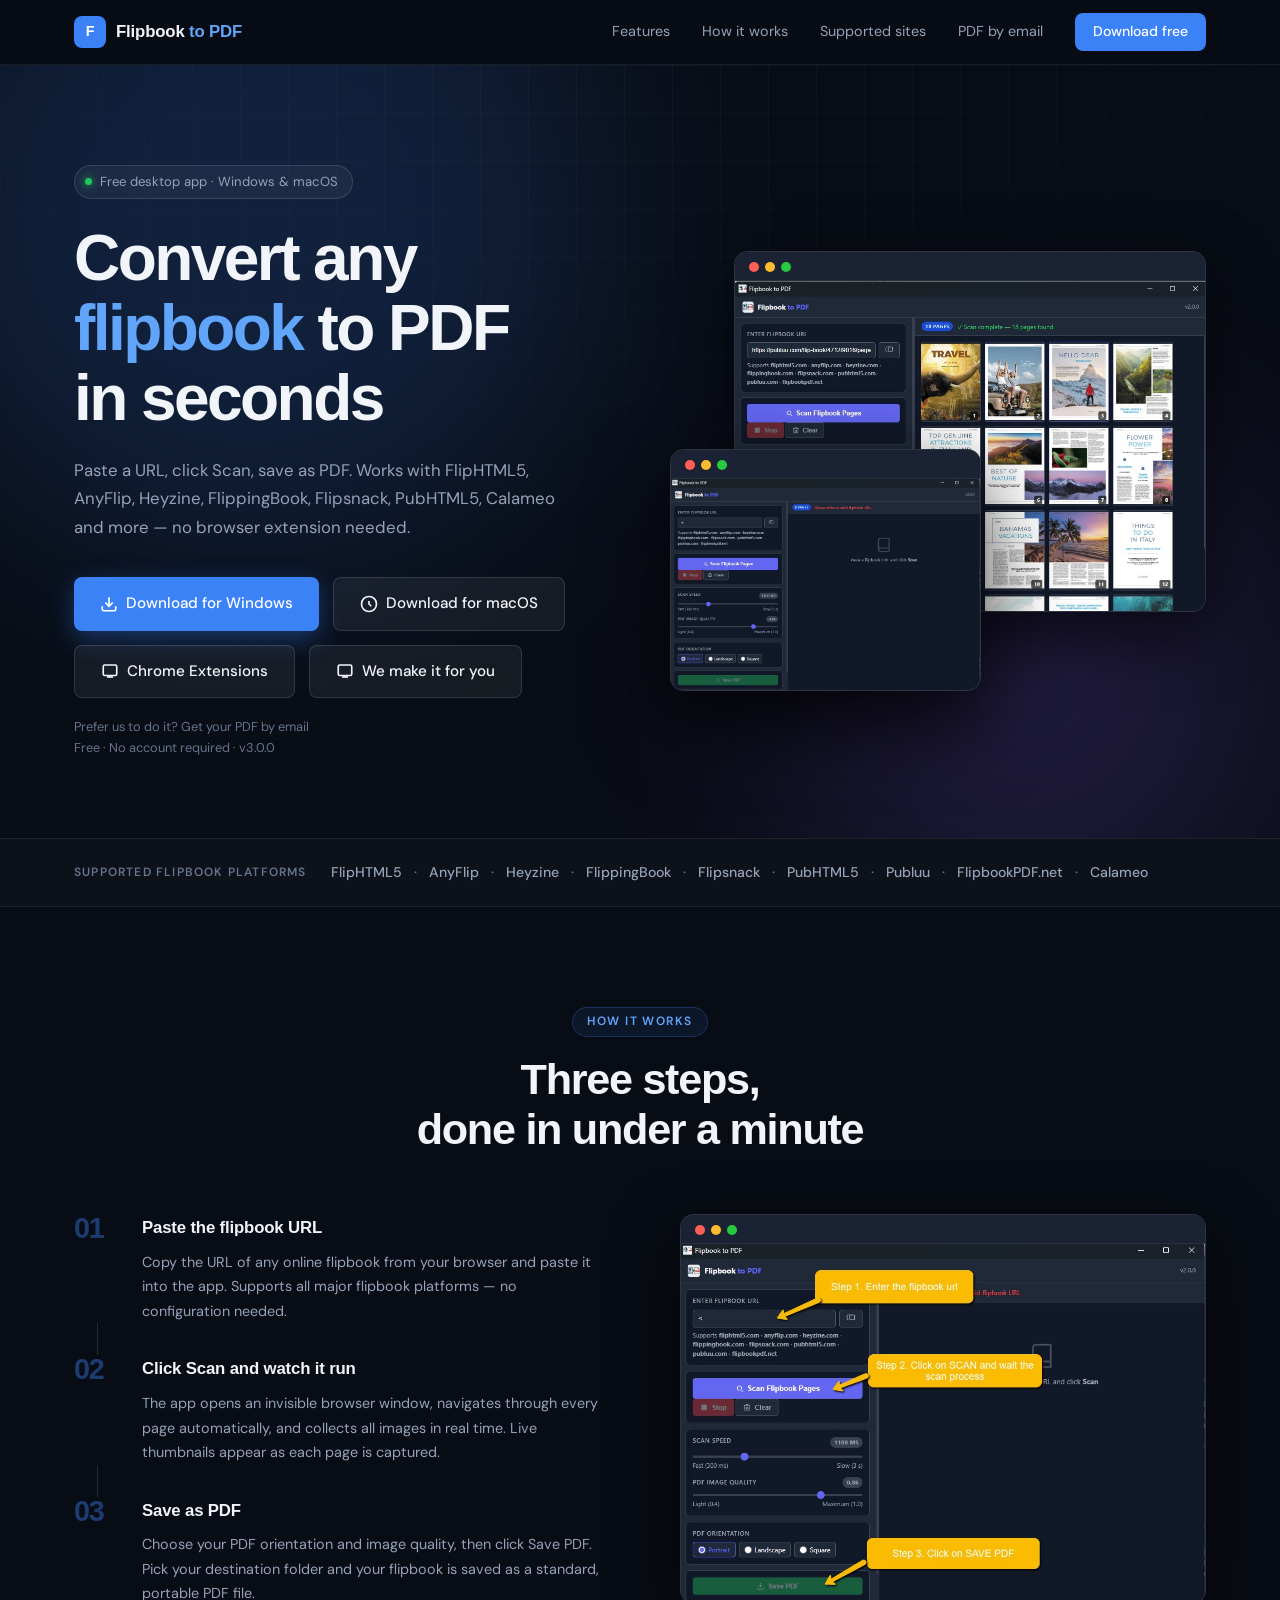
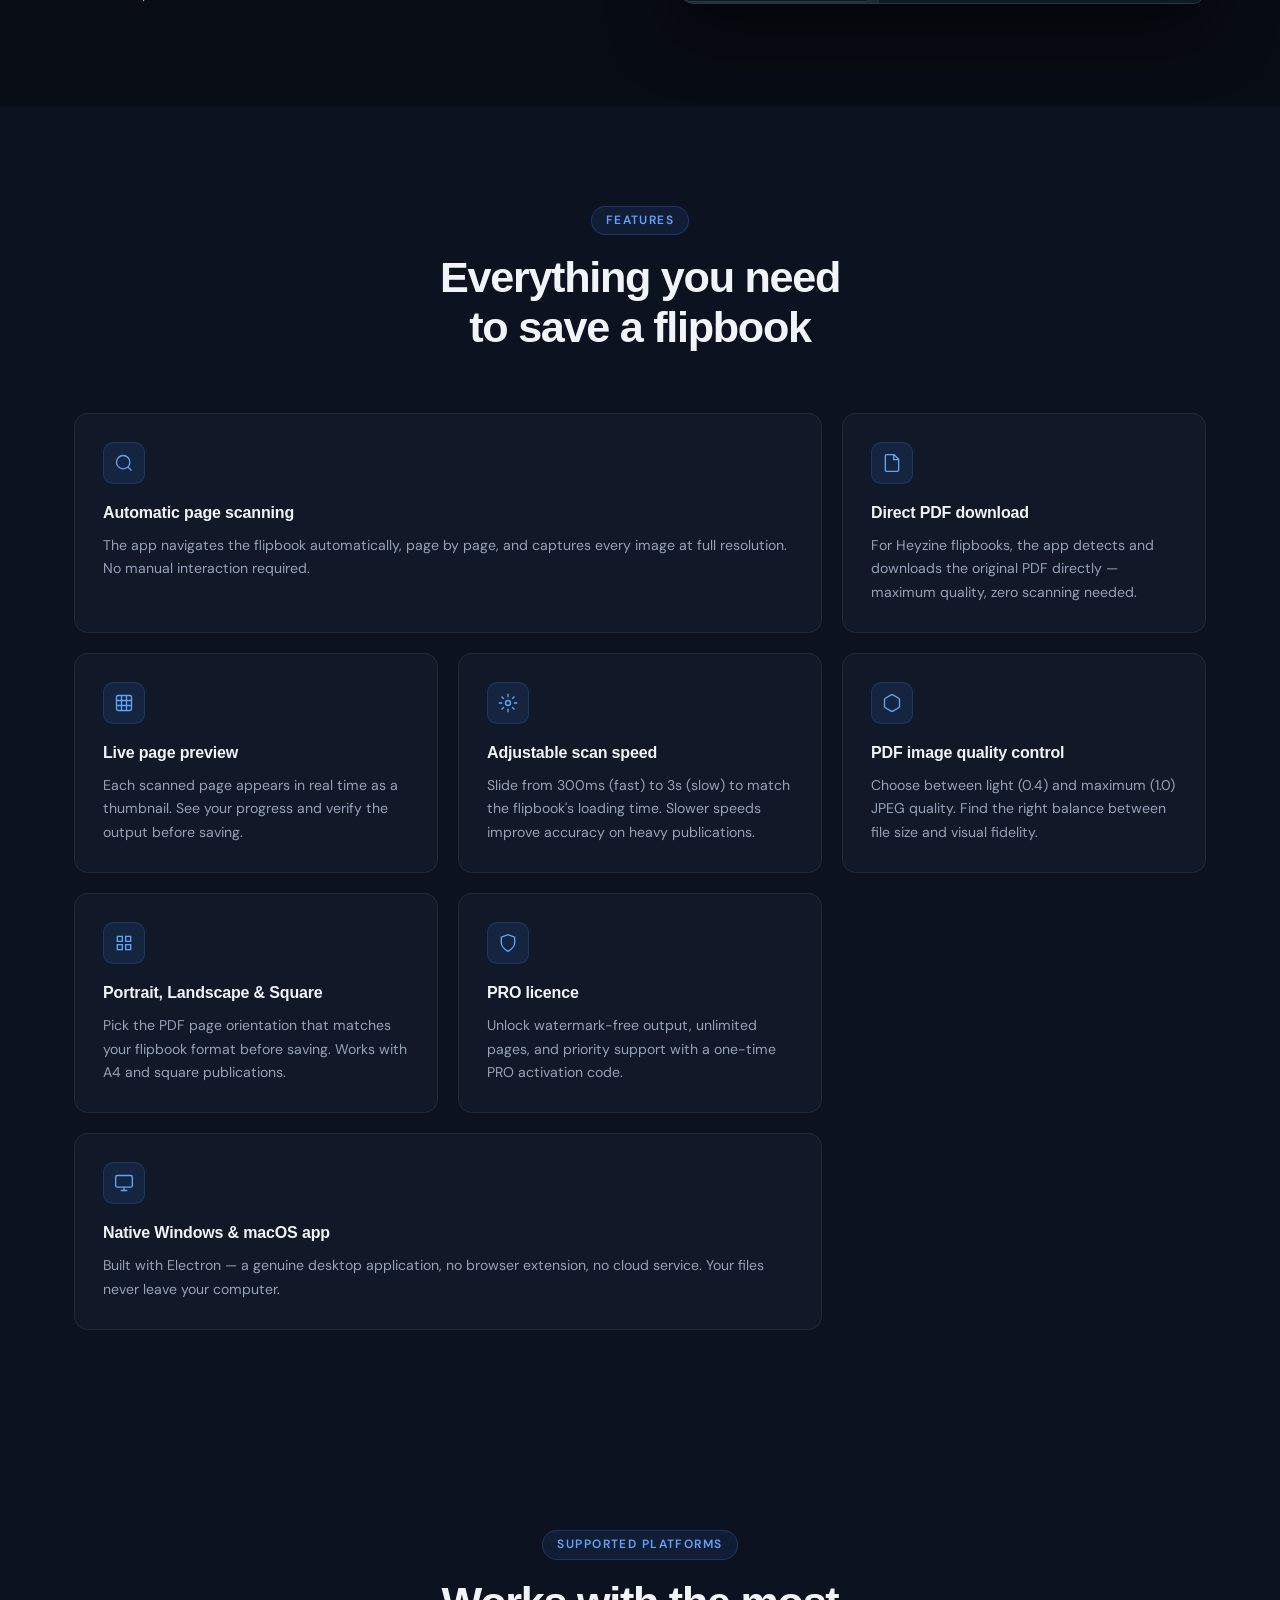
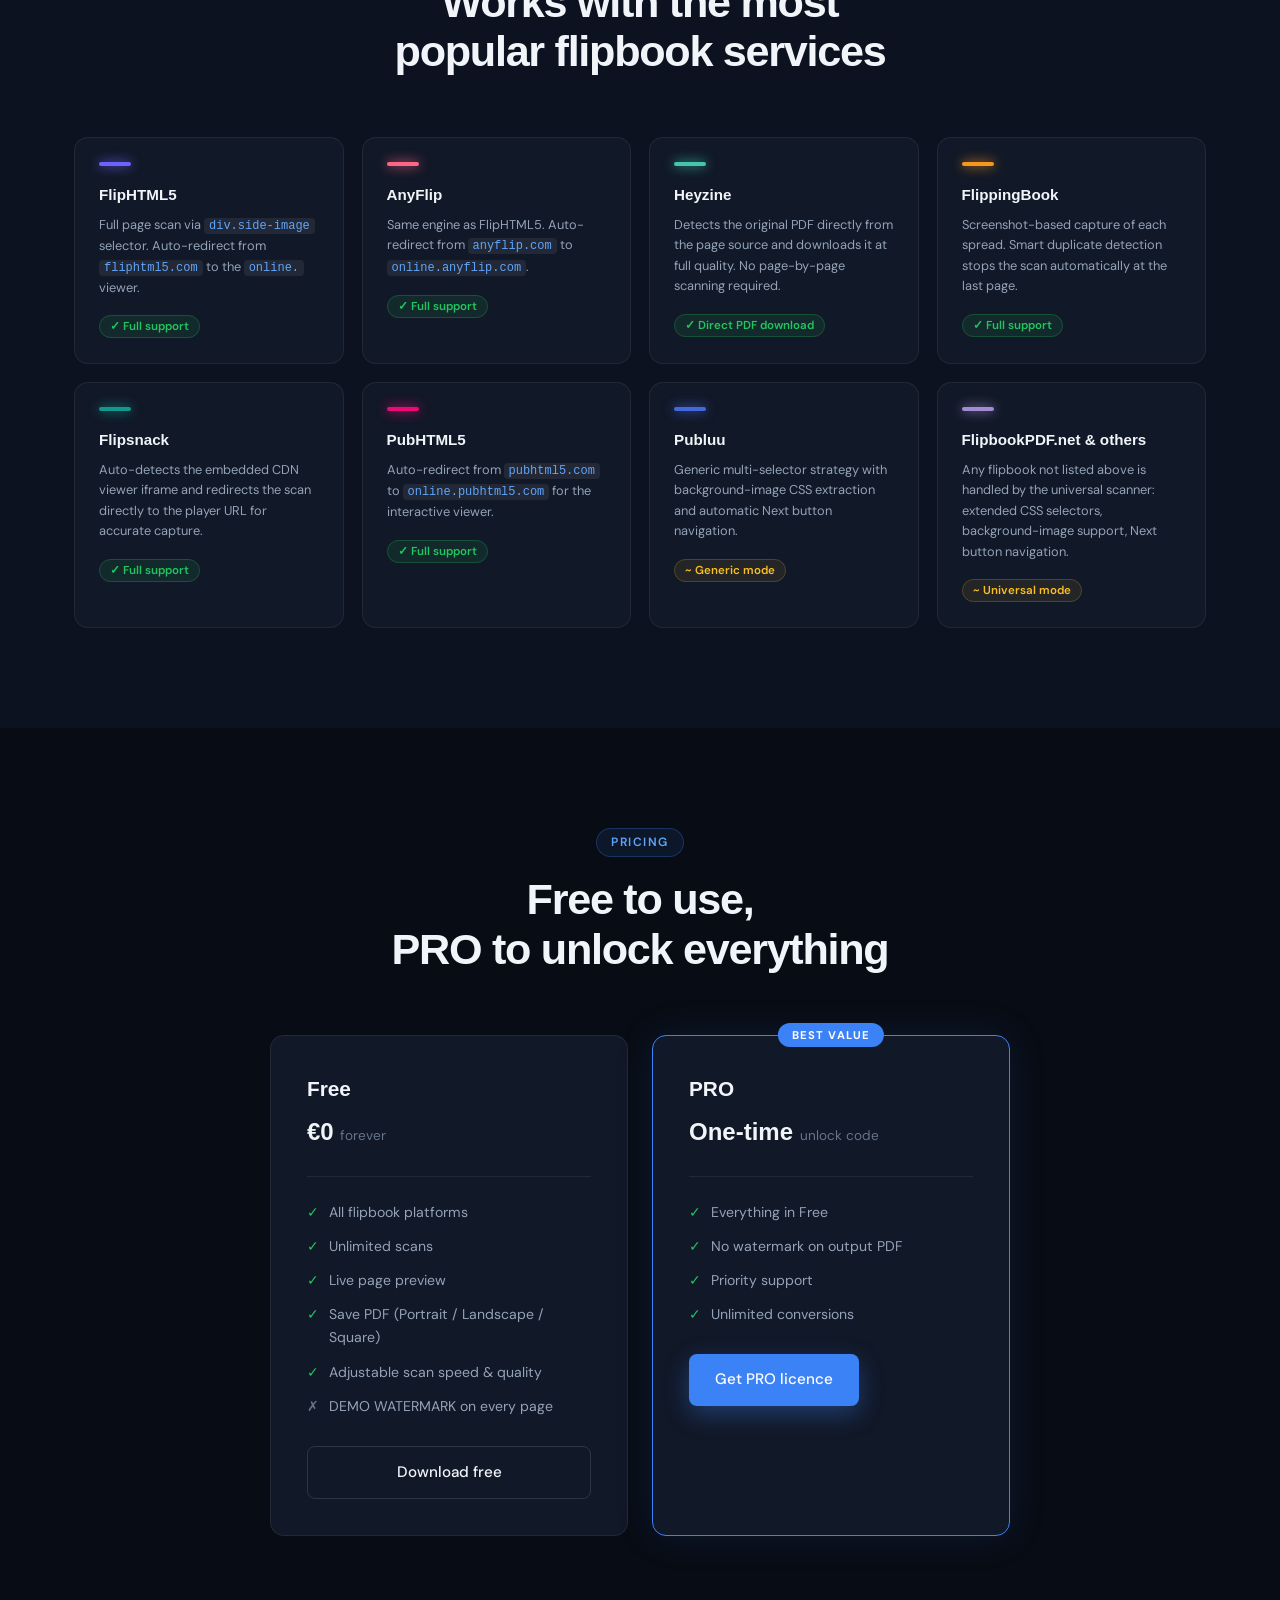
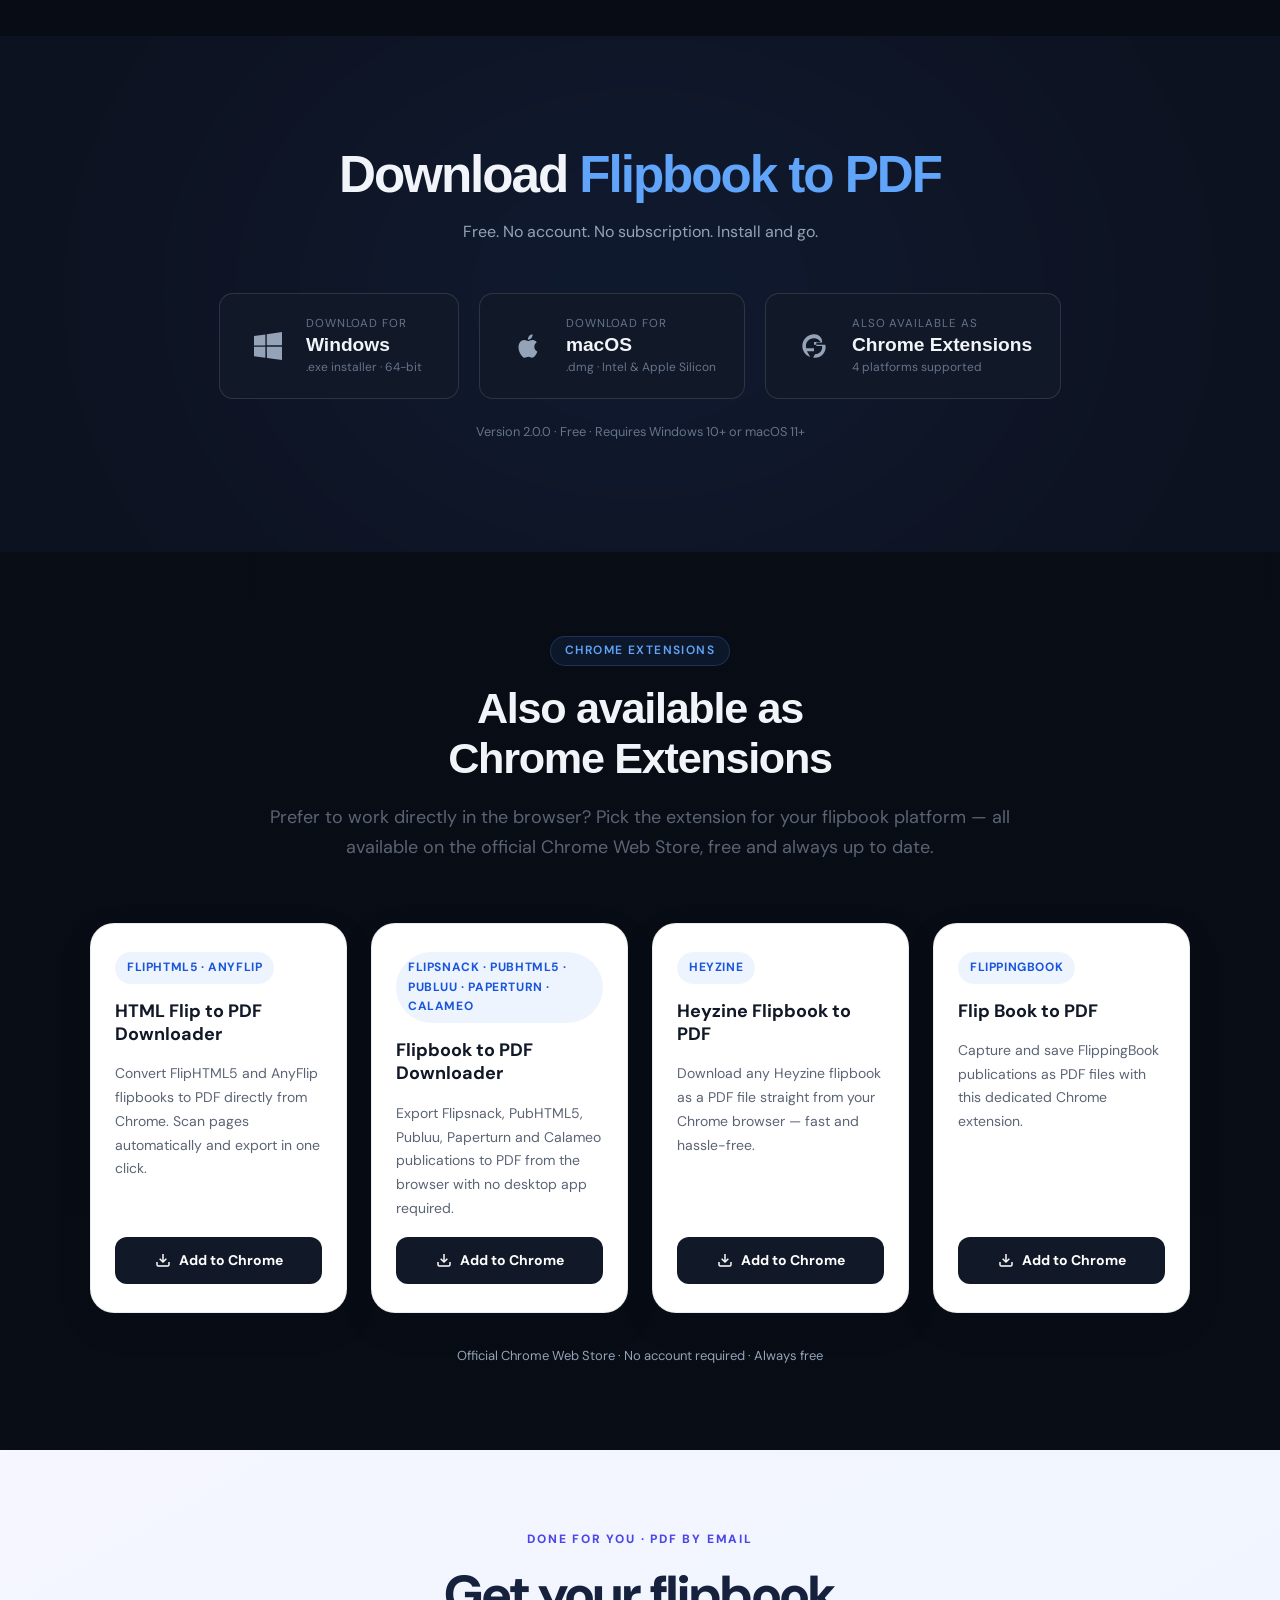
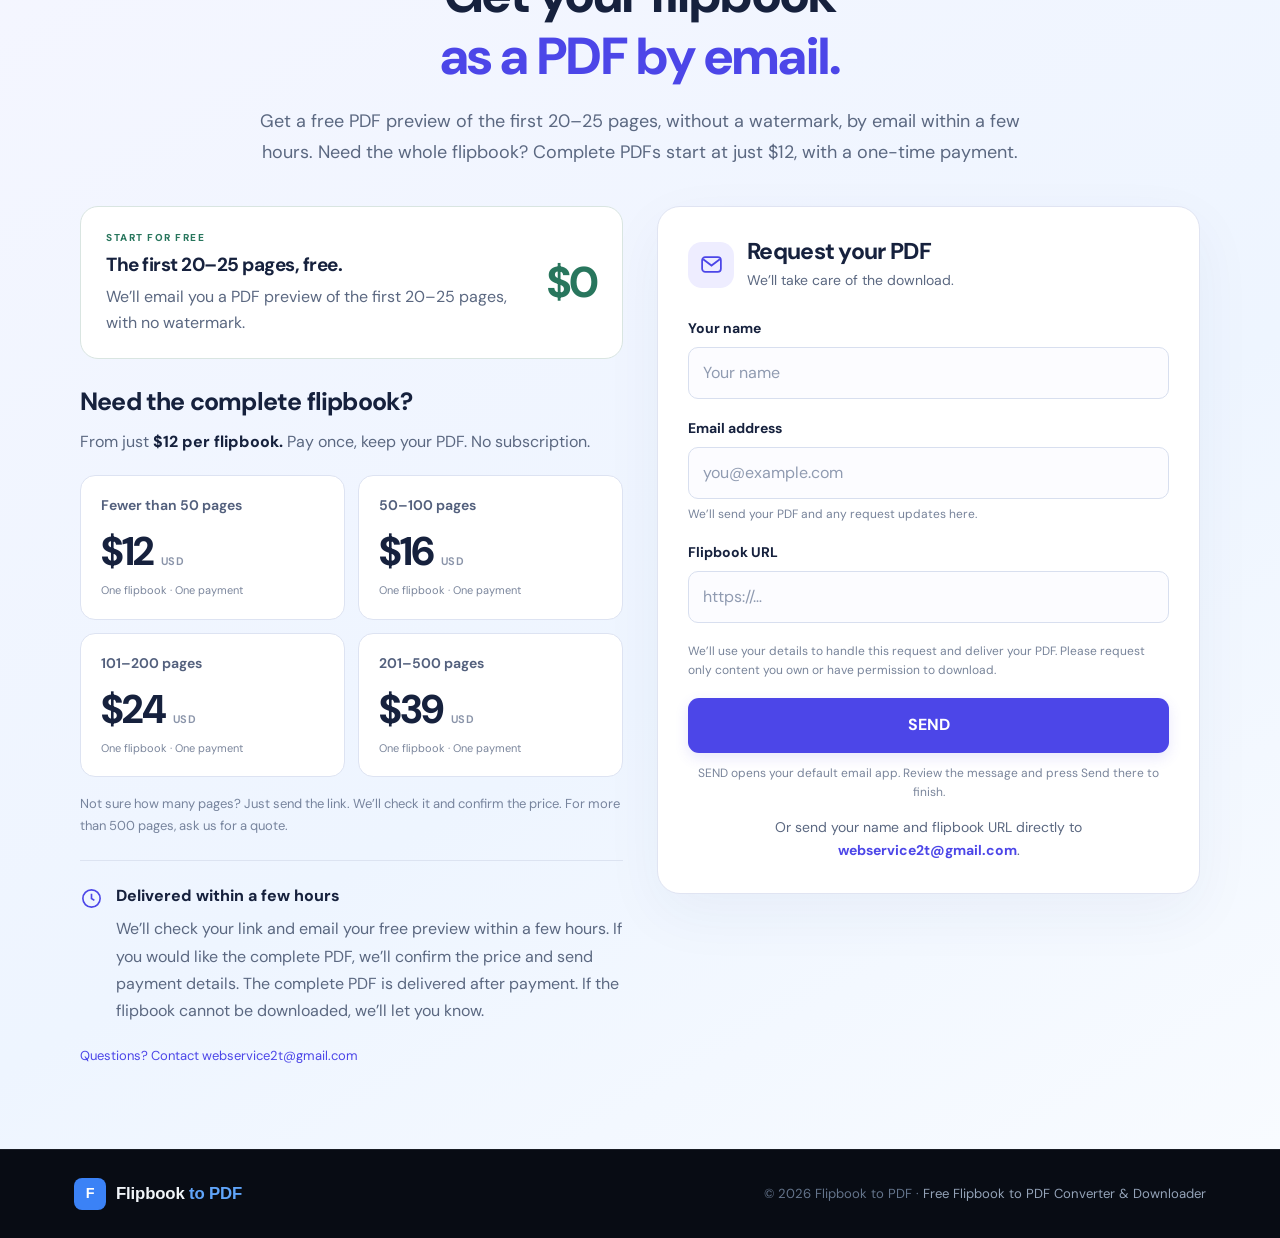
<file: index.html>
<!DOCTYPE html>
<html lang="en">
<head>
  <meta charset="UTF-8" />
  <meta name="viewport" content="width=device-width, initial-scale=1.0" />
  <title>Flipbook to PDF — Download Flipbook for offline use on Windows &amp; Mac</title>
  <meta name="description" content="Convert any online flipbook to PDF in seconds. Supports FlipHTML5, AnyFlip, Heyzine, FlippingBook, Flipsnack, PubHTML5 and more. Free desktop app for Windows and macOS." />
  <link rel="preconnect" href="https://fonts.googleapis.com" />
  <link rel="preconnect" href="https://fonts.gstatic.com" crossorigin />
  <link href="https://fonts.googleapis.com/css2?family=Syne:wght@400;600;700;800&family=DM+Sans:ital,opsz,wght@0,9..40,300;0,9..40,400;0,9..40,500;1,9..40,300&display=swap" rel="stylesheet" />
  <link rel="stylesheet" href="style.css" />
  <link rel="stylesheet" href="request-service.css?v=4" />
  <script src="request-device.js?v=4"></script>
  <script src="request-service.js?v=4" defer></script>
</head>
<body>

  <!-- ── HEADER ────────────────────────────────────────────────────── -->
  <header class="header">
    <div class="container header__inner">
      <div class="logo">
        <span class="logo__mark">F</span>
        <span class="logo__text">Flipbook <span class="accent">to PDF</span></span>
      </div>
      <nav class="nav">
        <a href="#features">Features</a>
        <a href="#howto">How it works</a>
        <a href="#supported">Supported sites</a>
        <a href="#request-pdf" class="fbr-nav-link">PDF by email</a>
        <a href="#download" class="nav__cta">Download free</a>
      </nav>
    </div>
  </header>

  <!-- ── HERO ──────────────────────────────────────────────────────── -->
  <section class="hero">
    <div class="hero__bg">
      <div class="hero__glow hero__glow--1"></div>
      <div class="hero__glow hero__glow--2"></div>
      <div class="hero__grid"></div>
    </div>
    <div class="container hero__inner">
      <div class="hero__content">
        <div class="hero__badge">
          <span class="badge__dot"></span>
          Free desktop app · Windows &amp; macOS
        </div>
        <h1 class="hero__title">
          Convert any<br />
          <em>flipbook</em> to PDF<br />
          in seconds
        </h1>
        <p class="hero__sub">
          Paste a URL, click Scan, save as PDF. Works with FlipHTML5, AnyFlip,
          Heyzine, FlippingBook, Flipsnack, PubHTML5, Calameo and more — no browser
          extension needed.
        </p>
        <div class="hero__actions">
          <a href="https://trasferirefile.com/download/Flipbook-to-PDF-Setup.exe" class="btn btn--primary">
            <svg width="18" height="18" viewBox="0 0 24 24" fill="none" stroke="currentColor" stroke-width="2.2"><path d="M21 15v4a2 2 0 0 1-2 2H5a2 2 0 0 1-2-2v-4"/><polyline points="7 10 12 15 17 10"/><line x1="12" y1="15" x2="12" y2="3"/></svg>
            Download for Windows
          </a>
          <a href="https://trasferirefile.com/download/Flipbook-to-PDF.dmg" class="btn btn--ghost">
            <svg width="18" height="18" viewBox="0 0 24 24" fill="none" stroke="currentColor" stroke-width="2.2"><path d="M12 2a10 10 0 1 0 0 20A10 10 0 0 0 12 2z"/><path d="M12 8v4l3 3"/></svg>
            Download for macOS
          </a>
          <a href="#chrome-extension-guide" class="btn btn--ghost">
            <svg width="18" height="18" viewBox="0 0 24 24" fill="none" stroke="currentColor" stroke-width="2.2"><rect x="3" y="4" width="18" height="14" rx="2"/><path d="M8 20h8"/><path d="M12 18v2"/></svg>
            Chrome Extensions
          </a>
		    <a href="#request-pdf" class="btn btn--ghost">
            <svg width="18" height="18" viewBox="0 0 24 24" fill="none" stroke="currentColor" stroke-width="2.2"><rect x="3" y="4" width="18" height="14" rx="2"/><path d="M8 20h8"/><path d="M12 18v2"/></svg>
            We make it for you
          </a>
        </div>
        <p class="hero__note"><a href="#request-pdf">Prefer us to do it? Get your PDF by email</a></p>
        <p class="hero__note">Free · No account required · v3.0.0</p>
      </div>
      <div class="hero__visual">
        <div class="screenshot-frame screenshot-frame--main">
          <div class="screenshot-frame__bar">
            <span></span><span></span><span></span>
          </div>
          <img src="flipbook-to-pdf-converter.png" alt="Flipbook to PDF — scan result showing 18 pages" loading="eager" />
        </div>
        <div class="screenshot-frame screenshot-frame--secondary">
          <div class="screenshot-frame__bar">
            <span></span><span></span><span></span>
          </div>
          <img src="flipbook-to-pdf-converter-home.png" alt="Flipbook to PDF — home screen" loading="eager" />
        </div>
      </div>
    </div>
  </section>




  <!-- ── SUPPORTED LOGOS STRIP ─────────────────────────────────────── -->
  <div class="strip">
    <div class="container">
      <p class="strip__label">Supported flipbook platforms</p>
      <div class="strip__logos">
        <span>FlipHTML5</span>
        <span class="sep">·</span>
        <span>AnyFlip</span>
        <span class="sep">·</span>
        <span>Heyzine</span>
        <span class="sep">·</span>
        <span>FlippingBook</span>
        <span class="sep">·</span>
        <span>Flipsnack</span>
        <span class="sep">·</span>
        <span>PubHTML5</span>
        <span class="sep">·</span>
        <span>Publuu</span>
        <span class="sep">·</span>
        <span>FlipbookPDF.net</span>
		 <span class="sep">·</span>
        <span>Calameo</span>
		
      </div>
    </div>
  </div>
  
  
  <!-- ── HOW IT WORKS ───────────────────────────────────────────────── -->
  <section class="howto" id="howto">
    <div class="container">
      <div class="section-header">
        <span class="section-tag">How it works</span>
        <h2 class="section-title">Three steps,<br />done in under a minute</h2>
      </div>
      <div class="howto__layout">
        <div class="howto__steps">
          <div class="step">
            <div class="step__num">01</div>
            <div class="step__body">
              <h3>Paste the flipbook URL</h3>
              <p>Copy the URL of any online flipbook from your browser and paste it into the app. Supports all major flipbook platforms — no configuration needed.</p>
            </div>
          </div>
          <div class="step__connector"></div>
          <div class="step">
            <div class="step__num">02</div>
            <div class="step__body">
              <h3>Click Scan and watch it run</h3>
              <p>The app opens an invisible browser window, navigates through every page automatically, and collects all images in real time. Live thumbnails appear as each page is captured.</p>
            </div>
          </div>
          <div class="step__connector"></div>
          <div class="step">
            <div class="step__num">03</div>
            <div class="step__body">
              <h3>Save as PDF</h3>
              <p>Choose your PDF orientation and image quality, then click Save PDF. Pick your destination folder and your flipbook is saved as a standard, portable PDF file.</p>
            </div>
          </div>
        </div>
        <div class="howto__screenshot">
          <div class="screenshot-frame screenshot-frame--guide">
            <div class="screenshot-frame__bar">
              <span></span><span></span><span></span>
            </div>
            <img src="pdf-to-flipbook-converter-guide.png" alt="Flipbook to PDF — step by step guide" loading="lazy" />
          </div>
        </div>
      </div>
    </div>
  </section>
  

  <!-- ── FEATURES ──────────────────────────────────────────────────── -->
  <section class="features" id="features">
    <div class="container">
      <div class="section-header">
        <span class="section-tag">Features</span>
        <h2 class="section-title">Everything you need<br />to save a flipbook</h2>
      </div>
      <div class="features__grid">

        <div class="feature-card feature-card--wide">
          <div class="feature-card__icon">
            <svg viewBox="0 0 24 24" fill="none" stroke="currentColor" stroke-width="1.6"><circle cx="11" cy="11" r="8"/><line x1="21" y1="21" x2="16.65" y2="16.65"/></svg>
          </div>
          <h3>Automatic page scanning</h3>
          <p>The app navigates the flipbook automatically, page by page, and captures every image at full resolution. No manual interaction required.</p>
        </div>

        <div class="feature-card">
          <div class="feature-card__icon">
            <svg viewBox="0 0 24 24" fill="none" stroke="currentColor" stroke-width="1.6"><path d="M14.5 2H6a2 2 0 0 0-2 2v16a2 2 0 0 0 2 2h12a2 2 0 0 0 2-2V7.5L14.5 2z"/><polyline points="14 2 14 8 20 8"/></svg>
          </div>
          <h3>Direct PDF download</h3>
          <p>For Heyzine flipbooks, the app detects and downloads the original PDF directly — maximum quality, zero scanning needed.</p>
        </div>

        <div class="feature-card">
          <div class="feature-card__icon">
            <svg viewBox="0 0 24 24" fill="none" stroke="currentColor" stroke-width="1.6"><rect x="3" y="3" width="18" height="18" rx="2"/><path d="M9 3v18M15 3v18M3 9h18M3 15h18"/></svg>
          </div>
          <h3>Live page preview</h3>
          <p>Each scanned page appears in real time as a thumbnail. See your progress and verify the output before saving.</p>
        </div>

        <div class="feature-card">
          <div class="feature-card__icon">
            <svg viewBox="0 0 24 24" fill="none" stroke="currentColor" stroke-width="1.6"><circle cx="12" cy="12" r="3"/><path d="M12 1v4M12 19v4M4.22 4.22l2.83 2.83M16.95 16.95l2.83 2.83M1 12h4M19 12h4M4.22 19.78l2.83-2.83M16.95 7.05l2.83-2.83"/></svg>
          </div>
          <h3>Adjustable scan speed</h3>
          <p>Slide from 300ms (fast) to 3s (slow) to match the flipbook's loading time. Slower speeds improve accuracy on heavy publications.</p>
        </div>

        <div class="feature-card">
          <div class="feature-card__icon">
            <svg viewBox="0 0 24 24" fill="none" stroke="currentColor" stroke-width="1.6"><path d="M21 16V8a2 2 0 0 0-1-1.73l-7-4a2 2 0 0 0-2 0l-7 4A2 2 0 0 0 3 8v8a2 2 0 0 0 1 1.73l7 4a2 2 0 0 0 2 0l7-4A2 2 0 0 0 21 16z"/></svg>
          </div>
          <h3>PDF image quality control</h3>
          <p>Choose between light (0.4) and maximum (1.0) JPEG quality. Find the right balance between file size and visual fidelity.</p>
        </div>

        <div class="feature-card">
          <div class="feature-card__icon">
            <svg viewBox="0 0 24 24" fill="none" stroke="currentColor" stroke-width="1.6"><path d="M4 4h6v6H4zM14 4h6v6h-6zM4 14h6v6H4zM14 14h6v6h-6z"/></svg>
          </div>
          <h3>Portrait, Landscape &amp; Square</h3>
          <p>Pick the PDF page orientation that matches your flipbook format before saving. Works with A4 and square publications.</p>
        </div>

        <div class="feature-card">
          <div class="feature-card__icon">
            <svg viewBox="0 0 24 24" fill="none" stroke="currentColor" stroke-width="1.6"><path d="M12 22s8-4 8-10V5l-8-3-8 3v7c0 6 8 10 8 10z"/></svg>
          </div>
          <h3>PRO licence</h3>
          <p>Unlock watermark-free output, unlimited pages, and priority support with a one-time PRO activation code.</p>
        </div>

        <div class="feature-card feature-card--wide">
          <div class="feature-card__icon">
            <svg viewBox="0 0 24 24" fill="none" stroke="currentColor" stroke-width="1.6"><rect x="2" y="3" width="20" height="14" rx="2"/><path d="M8 21h8M12 17v4"/></svg>
          </div>
          <h3>Native Windows &amp; macOS app</h3>
          <p>Built with Electron — a genuine desktop application, no browser extension, no cloud service. Your files never leave your computer.</p>
        </div>

      </div>
    </div>
  </section>


  <!-- ── SUPPORTED SITES ───────────────────────────────────────────── -->
  <section class="supported" id="supported">
    <div class="container">
      <div class="section-header">
        <span class="section-tag">Supported platforms</span>
        <h2 class="section-title">Works with the most<br />popular flipbook services</h2>
      </div>
      <div class="supported__grid">

        <div class="platform-card">
          <div class="platform-card__color" style="--c:#6c63ff"></div>
          <h4>FlipHTML5</h4>
          <p>Full page scan via <code>div.side-image</code> selector. Auto-redirect from <code>fliphtml5.com</code> to the <code>online.</code> viewer.</p>
          <span class="platform-tag platform-tag--ok">✓ Full support</span>
        </div>

        <div class="platform-card">
          <div class="platform-card__color" style="--c:#ff6584"></div>
          <h4>AnyFlip</h4>
          <p>Same engine as FlipHTML5. Auto-redirect from <code>anyflip.com</code> to <code>online.anyflip.com</code>.</p>
          <span class="platform-tag platform-tag--ok">✓ Full support</span>
        </div>

        <div class="platform-card">
          <div class="platform-card__color" style="--c:#43c6ac"></div>
          <h4>Heyzine</h4>
          <p>Detects the original PDF directly from the page source and downloads it at full quality. No page-by-page scanning required.</p>
          <span class="platform-tag platform-tag--ok">✓ Direct PDF download</span>
        </div>

        <div class="platform-card">
          <div class="platform-card__color" style="--c:#f7971e"></div>
          <h4>FlippingBook</h4>
          <p>Screenshot-based capture of each spread. Smart duplicate detection stops the scan automatically at the last page.</p>
          <span class="platform-tag platform-tag--ok">✓ Full support</span>
        </div>

        <div class="platform-card">
          <div class="platform-card__color" style="--c:#11998e"></div>
          <h4>Flipsnack</h4>
          <p>Auto-detects the embedded CDN viewer iframe and redirects the scan directly to the player URL for accurate capture.</p>
          <span class="platform-tag platform-tag--ok">✓ Full support</span>
        </div>

        <div class="platform-card">
          <div class="platform-card__color" style="--c:#ee0979"></div>
          <h4>PubHTML5</h4>
          <p>Auto-redirect from <code>pubhtml5.com</code> to <code>online.pubhtml5.com</code> for the interactive viewer.</p>
          <span class="platform-tag platform-tag--ok">✓ Full support</span>
        </div>

        <div class="platform-card">
          <div class="platform-card__color" style="--c:#4568dc"></div>
          <h4>Publuu</h4>
          <p>Generic multi-selector strategy with background-image CSS extraction and automatic Next button navigation.</p>
          <span class="platform-tag platform-tag--generic">~ Generic mode</span>
        </div>

        <div class="platform-card">
          <div class="platform-card__color" style="--c:#a18cd1"></div>
          <h4>FlipbookPDF.net &amp; others</h4>
          <p>Any flipbook not listed above is handled by the universal scanner: extended CSS selectors, background-image support, Next button navigation.</p>
          <span class="platform-tag platform-tag--generic">~ Universal mode</span>
        </div>

      </div>
    </div>
  </section>

  <!-- ── FREE VS PRO ───────────────────────────────────────────────── -->
  <section class="plans">
    <div class="container">
      <div class="section-header">
        <span class="section-tag">Pricing</span>
        <h2 class="section-title">Free to use,<br />PRO to unlock everything</h2>
      </div>
      <div class="plans__grid">

        <div class="plan-card">
          <div class="plan-card__header">
            <h3>Free</h3>
            <div class="plan-price">€0 <span>forever</span></div>
          </div>
          <ul class="plan-features">
            <li><span class="ok">✓</span> All flipbook platforms</li>
            <li><span class="ok">✓</span> Unlimited scans</li>
            <li><span class="ok">✓</span> Live page preview</li>
            <li><span class="ok">✓</span> Save PDF (Portrait / Landscape / Square)</li>
            <li><span class="ok">✓</span> Adjustable scan speed &amp; quality</li>
            <li><span class="dim">✗</span> DEMO WATERMARK on every page</li>
          </ul>
          <a href="#download" class="btn btn--outline">Download free</a>
        </div>

        <div class="plan-card plan-card--pro">
          <div class="plan-card__badge">BEST VALUE</div>
          <div class="plan-card__header">
            <h3>PRO</h3>
            <div class="plan-price">One-time <span>unlock code</span></div>
          </div>
          <ul class="plan-features">
            <li><span class="ok">✓</span> Everything in Free</li>
            <li><span class="ok">✓</span> No watermark on output PDF</li>
            <li><span class="ok">✓</span> Priority support</li>
            <li><span class="ok">✓</span> Unlimited conversions</li>
          </ul>
          <a href="http://onlinegratis.net/buy/flipbook-pdf-software.php" class="btn btn--primary">Get PRO licence</a>
        </div>

      </div>
    </div>
  </section>

  <!-- ── DOWNLOAD ───────────────────────────────────────────────────── -->
  <section class="download" id="download">
    <div class="download__bg">
      <div class="download__glow"></div>
    </div>
    <div class="container download__inner">
      <h2 class="download__title">Download <em>Flipbook to PDF</em></h2>
      <p class="download__sub">Free. No account. No subscription. Install and go.</p>
      <div class="download__buttons">

        <a href="https://trasferirefile.com/download/Flipbook-to-PDF-Setup.exe" class="download-btn">
          <div class="download-btn__icon">
            <svg viewBox="0 0 24 24" fill="currentColor"><path d="M0 3.449L9.75 2.1v9.451H0m10.949-9.602L24 0v11.4H10.949M0 12.6h9.75v9.451L0 20.699M10.949 12.6H24V24l-12.9-1.801"/></svg>
          </div>
          <div class="download-btn__text">
            <span class="download-btn__sub">Download for</span>
            <span class="download-btn__os">Windows</span>
            <span class="download-btn__ext">.exe installer · 64-bit</span>
          </div>
        </a>

        <a href="https://trasferirefile.com/download/Flipbook-to-PDF.dmg" class="download-btn">
          <div class="download-btn__icon">
            <svg viewBox="0 0 24 24" fill="currentColor"><path d="M18.71 19.5c-.83 1.24-1.71 2.45-3.05 2.47-1.34.03-1.77-.79-3.29-.79-1.53 0-2 .77-3.27.82-1.31.05-2.3-1.32-3.14-2.53C4.25 17 2.94 12.45 4.7 9.39c.87-1.52 2.43-2.48 4.12-2.51 1.28-.02 2.5.87 3.29.87.78 0 2.26-1.07 3.8-.91.65.03 2.47.26 3.64 1.98-.09.06-2.17 1.28-2.15 3.81.03 3.02 2.65 4.03 2.68 4.04-.03.07-.42 1.44-1.38 2.83M13 3.5c.73-.83 1.94-1.46 2.94-1.5.13 1.17-.34 2.35-1.04 3.19-.69.85-1.83 1.51-2.95 1.42-.15-1.15.41-2.35 1.05-3.11z"/></svg>
          </div>
          <div class="download-btn__text">
            <span class="download-btn__sub">Download for</span>
            <span class="download-btn__os">macOS</span>
            <span class="download-btn__ext">.dmg · Intel &amp; Apple Silicon</span>
          </div>
        </a>

        <a href="#chrome-extension-guide" class="download-btn">
          <div class="download-btn__icon">
            <svg viewBox="0 0 24 24" fill="currentColor"><path d="M12 2C6.48 2 2 6.48 2 12c0 4.42 2.87 8.17 6.84 9.5l-2.89-5H12V14H5.35A6.67 6.67 0 0 1 12 5.33c2.42 0 4.54 1.29 5.71 3.22H12V11h9.66c.22.64.34 1.32.34 2 0 4.97-4.03 9-9 9-.59 0-1.17-.06-1.72-.17l1.56-2.7c.05 0 .11.01.16.01 3.31 0 6-2.69 6-6 0-.38-.04-.75-.1-1.11H14V9h5.11A6.65 6.65 0 0 0 12 2Z"/></svg>
          </div>
          <div class="download-btn__text">
            <span class="download-btn__sub">Also available as</span>
            <span class="download-btn__os">Chrome Extensions</span>
            <span class="download-btn__ext">4 platforms supported</span>
          </div>
        </a>

      </div>
      <p class="download__version">Version 2.0.0 · Free · Requires Windows 10+ or macOS 11+</p>
    </div>
  </section>



  <!-- ── CHROME EXTENSIONS ─────────────────────────────────────────── -->
  <section class="chrome-guide" id="chrome-extension-guide" style="padding: 84px 0; background: linear-gradient(180deg, rgba(18,22,35,0.02), rgba(18,22,35,0.05));">
    <div class="container">
      <div class="section-header">
        <span class="section-tag">Chrome Extensions</span>
        <h2 class="section-title">Also available as<br />Chrome Extensions</h2>
        <p style="max-width: 760px; margin: 18px auto 0; text-align: center; color: #5b6475; font-size: 18px; line-height: 1.7;">Prefer to work directly in the browser? Pick the extension for your flipbook platform — all available on the official Chrome Web Store, free and always up to date.</p>
      </div>

      <!-- Chrome logo icon shared -->
      <div style="max-width: 1100px; margin: 52px auto 0; display: grid; grid-template-columns: repeat(auto-fit, minmax(240px, 1fr)); gap: 24px;">

        <!-- FlipHTML5 -->
        <div style="background:#fff; border:1px solid rgba(15,23,42,0.08); border-radius:24px; padding:28px 24px; box-shadow:0 12px 40px rgba(15,23,42,0.07); display:flex; flex-direction:column; gap:16px;">
          <div style="display:inline-flex; align-items:center; gap:8px; padding:6px 12px; border-radius:999px; background:rgba(66,133,244,0.09); color:#1a56db; font-weight:700; font-size:12px; letter-spacing:0.05em; text-transform:uppercase; width:fit-content;">FlipHTML5 · AnyFlip</div>
          <h3 style="margin:0; font-size:18px; line-height:1.3; color:#111827;">HTML Flip to PDF Downloader</h3>
          <p style="margin:0; color:#5b6475; font-size:14px; line-height:1.7; flex:1;">Convert FlipHTML5 and AnyFlip flipbooks to PDF directly from Chrome. Scan pages automatically and export in one click.</p>
          <a href="https://chromewebstore.google.com/detail/html-flip-to-pdf-download/gpedngacoldidijhikfopjbkidpjobim" target="_blank" rel="noopener" style="display:inline-flex; align-items:center; justify-content:center; gap:8px; text-decoration:none; background:#111827; color:#fff; padding:12px 18px; border-radius:12px; font-weight:700; font-size:14px;">
            <svg width="16" height="16" viewBox="0 0 24 24" fill="none" stroke="currentColor" stroke-width="2.2"><path d="M21 15v4a2 2 0 0 1-2 2H5a2 2 0 0 1-2-2v-4"/><polyline points="7 10 12 15 17 10"/><line x1="12" y1="15" x2="12" y2="3"/></svg>
            Add to Chrome
          </a>
        </div>

        <!-- FlipSnack / PubHTML5 -->
        <div style="background:#fff; border:1px solid rgba(15,23,42,0.08); border-radius:24px; padding:28px 24px; box-shadow:0 12px 40px rgba(15,23,42,0.07); display:flex; flex-direction:column; gap:16px;">
          <div style="display:inline-flex; align-items:center; gap:8px; padding:6px 12px; border-radius:999px; background:rgba(66,133,244,0.09); color:#1a56db; font-weight:700; font-size:12px; letter-spacing:0.05em; text-transform:uppercase; width:fit-content;">Flipsnack · PubHTML5 · Publuu · Paperturn · Calameo</div>
          <h3 style="margin:0; font-size:18px; line-height:1.3; color:#111827;">Flipbook to PDF Downloader</h3>
          <p style="margin:0; color:#5b6475; font-size:14px; line-height:1.7; flex:1;">Export Flipsnack, PubHTML5, Publuu, Paperturn and Calameo publications to PDF from the browser with no desktop app required.</p>
          <a href="https://chromewebstore.google.com/detail/flipbook-to-pdf-downloade/ojgbknjkkodmobhncmbeldgmgbfkeida" target="_blank" rel="noopener" style="display:inline-flex; align-items:center; justify-content:center; gap:8px; text-decoration:none; background:#111827; color:#fff; padding:12px 18px; border-radius:12px; font-weight:700; font-size:14px;">
            <svg width="16" height="16" viewBox="0 0 24 24" fill="none" stroke="currentColor" stroke-width="2.2"><path d="M21 15v4a2 2 0 0 1-2 2H5a2 2 0 0 1-2-2v-4"/><polyline points="7 10 12 15 17 10"/><line x1="12" y1="15" x2="12" y2="3"/></svg>
            Add to Chrome
          </a>
        </div>

        <!-- Heyzine -->
        <div style="background:#fff; border:1px solid rgba(15,23,42,0.08); border-radius:24px; padding:28px 24px; box-shadow:0 12px 40px rgba(15,23,42,0.07); display:flex; flex-direction:column; gap:16px;">
          <div style="display:inline-flex; align-items:center; gap:8px; padding:6px 12px; border-radius:999px; background:rgba(66,133,244,0.09); color:#1a56db; font-weight:700; font-size:12px; letter-spacing:0.05em; text-transform:uppercase; width:fit-content;">Heyzine</div>
          <h3 style="margin:0; font-size:18px; line-height:1.3; color:#111827;">Heyzine Flipbook to PDF</h3>
          <p style="margin:0; color:#5b6475; font-size:14px; line-height:1.7; flex:1;">Download any Heyzine flipbook as a PDF file straight from your Chrome browser — fast and hassle-free.</p>
          <a href="https://chromewebstore.google.com/detail/heyzine-flipbook-to-pdf-d/cafjoclngbolmaeiogcgfpoepmilbjaa" target="_blank" rel="noopener" style="display:inline-flex; align-items:center; justify-content:center; gap:8px; text-decoration:none; background:#111827; color:#fff; padding:12px 18px; border-radius:12px; font-weight:700; font-size:14px;">
            <svg width="16" height="16" viewBox="0 0 24 24" fill="none" stroke="currentColor" stroke-width="2.2"><path d="M21 15v4a2 2 0 0 1-2 2H5a2 2 0 0 1-2-2v-4"/><polyline points="7 10 12 15 17 10"/><line x1="12" y1="15" x2="12" y2="3"/></svg>
            Add to Chrome
          </a>
        </div>

        <!-- FlippingBook -->
        <div style="background:#fff; border:1px solid rgba(15,23,42,0.08); border-radius:24px; padding:28px 24px; box-shadow:0 12px 40px rgba(15,23,42,0.07); display:flex; flex-direction:column; gap:16px;">
          <div style="display:inline-flex; align-items:center; gap:8px; padding:6px 12px; border-radius:999px; background:rgba(66,133,244,0.09); color:#1a56db; font-weight:700; font-size:12px; letter-spacing:0.05em; text-transform:uppercase; width:fit-content;">FlippingBook</div>
          <h3 style="margin:0; font-size:18px; line-height:1.3; color:#111827;">Flip Book to PDF</h3>
          <p style="margin:0; color:#5b6475; font-size:14px; line-height:1.7; flex:1;">Capture and save FlippingBook publications as PDF files with this dedicated Chrome extension.</p>
          <a href="https://chromewebstore.google.com/detail/flip-book-to-pdf/eaiekaifemoikmpknmganlghpjibbjic" target="_blank" rel="noopener" style="display:inline-flex; align-items:center; justify-content:center; gap:8px; text-decoration:none; background:#111827; color:#fff; padding:12px 18px; border-radius:12px; font-weight:700; font-size:14px;">
            <svg width="16" height="16" viewBox="0 0 24 24" fill="none" stroke="currentColor" stroke-width="2.2"><path d="M21 15v4a2 2 0 0 1-2 2H5a2 2 0 0 1-2-2v-4"/><polyline points="7 10 12 15 17 10"/><line x1="12" y1="15" x2="12" y2="3"/></svg>
            Add to Chrome
          </a>
        </div>

      </div>
      <p style="text-align:center; margin:32px 0 0; font-size:13px; color:#94a3b8;">Official Chrome Web Store · No account required · Always free</p>
    </div>
  </section>

  <section class="fbr-service" id="request-pdf" aria-labelledby="fbr-title">
    <div class="fbr-container">
      <div class="fbr-intro">
        <span class="fbr-eyebrow">DONE FOR YOU · PDF BY EMAIL</span>
        <p class="fbr-mobile-note">On Android, iPhone or iPad? No installation needed. We’ll download the flipbook for you.</p>
        <h2 id="fbr-title">Get your flipbook<br><span>as a PDF by email.</span></h2>
        <p class="fbr-lead">Get a free PDF preview of the first 20–25 pages, without a watermark, by email within a few hours. Need the whole flipbook? Complete PDFs start at just $12, with a one-time payment.</p>
      </div>
      <div class="fbr-layout">
        <div class="fbr-form-card">
          <div class="fbr-form-heading"><span class="fbr-mail-icon" aria-hidden="true"><svg viewBox="0 0 24 24"><rect x="3" y="5" width="18" height="14" rx="3"/><path d="m4 7 8 6 8-6"/></svg></span><div><h3>Request your PDF</h3><p>We’ll take care of the download.</p></div></div>
          <form id="fbr-form" class="fbr-form" action="mailto:webservice2t@gmail.com" method="get">
            <div class="fbr-field"><label for="fbr-name">Your name</label><input type="text" id="fbr-name" name="name" autocomplete="name" minlength="2" maxlength="100" placeholder="Your name" required></div>
            <div class="fbr-field"><label for="fbr-email">Email address</label><input type="email" id="fbr-email" name="email" autocomplete="email" inputmode="email" maxlength="254" placeholder="you@example.com" aria-describedby="fbr-email-note" required><small id="fbr-email-note">We’ll send your PDF and any request updates here.</small></div>
            <div class="fbr-field"><label for="fbr-url">Flipbook URL</label><input type="url" id="fbr-url" name="url" inputmode="url" autocomplete="url" maxlength="2048" placeholder="https://…" spellcheck="false" required></div>
            <p class="fbr-contact-note">We’ll use your details to handle this request and deliver your PDF. Please request only content you own or have permission to download.</p>
            <button type="submit" class="fbr-submit" id="fbr-submit">SEND</button>
            <p class="fbr-no-payment">SEND opens your default email app. Review the message and press Send there to finish.</p>
            <p class="fbr-direct-email">Or send your name and flipbook URL directly to <a href="mailto:webservice2t@gmail.com">webservice2t@gmail.com</a>.</p>
            <div class="fbr-feedback" id="fbr-feedback" role="status" aria-live="polite" tabindex="-1" hidden></div>
            <noscript><p>Email your name and flipbook link to <a href="mailto:webservice2t@gmail.com">webservice2t@gmail.com</a>.</p></noscript>
          </form>
        </div>
        <div class="fbr-details">
          <div class="fbr-free"><div><span class="fbr-eyebrow">START FOR FREE</span><h3>The first 20–25 pages, free.</h3><p>We’ll email you a PDF preview of the first 20–25 pages, with no watermark.</p></div><strong>$0</strong></div>
          <div class="fbr-pricing-header"><h3>Need the complete flipbook?</h3><p>From just <strong>$12 per flipbook.</strong> Pay once, keep your PDF. No subscription.</p></div>
          <div class="fbr-prices" aria-label="Complete PDF prices in US dollars">
            <div class="fbr-price"><span>Fewer than 50 pages</span><strong>$12<small>USD</small></strong><p>One flipbook · One payment</p></div>
            <div class="fbr-price"><span>50–100 pages</span><strong>$16<small>USD</small></strong><p>One flipbook · One payment</p></div>
            <div class="fbr-price"><span>101–200 pages</span><strong>$24<small>USD</small></strong><p>One flipbook · One payment</p></div>
            <div class="fbr-price"><span>201–500 pages</span><strong>$39<small>USD</small></strong><p>One flipbook · One payment</p></div>
          </div>
          <p class="fbr-pricing-note">Not sure how many pages? Just send the link. We’ll check it and confirm the price. For more than 500 pages, ask us for a quote.</p>
          <div class="fbr-delivery"><svg viewBox="0 0 24 24" aria-hidden="true"><circle cx="12" cy="12" r="9"/><path d="M12 7v5l3 2"/></svg><div><h4>Delivered within a few hours</h4><p>We’ll check your link and email your free preview within a few hours. If you would like the complete PDF, we’ll confirm the price and send payment details. The complete PDF is delivered after payment. If the flipbook cannot be downloaded, we’ll let you know.</p></div></div>
          <a class="fbr-support" href="mailto:webservice2t@gmail.com">Questions? Contact webservice2t@gmail.com</a>
        </div>
      </div>
    </div>
  </section>

  <!-- ── FOOTER ─────────────────────────────────────────────────────── -->
  <footer class="footer">
    <div class="container footer__inner">
      <div class="logo">
        <span class="logo__mark">F</span>
        <span class="logo__text">Flipbook <span class="accent">to PDF</span></span>
      </div>
      <p class="footer__copy">© 2026 Flipbook to PDF · <a href="https://flipbook-to-pdf.github.io" target="_blank">Free Flipbook to PDF Converter & Downloader</a></p>
    </div>
  </footer>
    <script type="text/javascript">
        window.lhnJsSdkInit = function () {
            lhnJsSdk.setup = {
                application_id: "46e208b4-6665-455d-a93a-8fe887ef8f3e",
                application_secret: "3a6262c5d50445ff88ce497e8c68b08242c4f859229c4374bb"
            };
            lhnJsSdk.controls = [{ type: "hoc", id: "a7b4b662-1c4c-484f-a648-42f4cb609f1e" }];
        };
        (function (d, s) {
            var newjs, lhnjs = d.getElementsByTagName(s)[0];
            newjs = d.createElement(s);
            newjs.src = "https://developer.livehelpnow.net/js/sdk/lhn-jssdk-current.min.js";
            lhnjs.parentNode.insertBefore(newjs, lhnjs);
        }(document, "script"));
    </script>
</body>
</html>
</file>
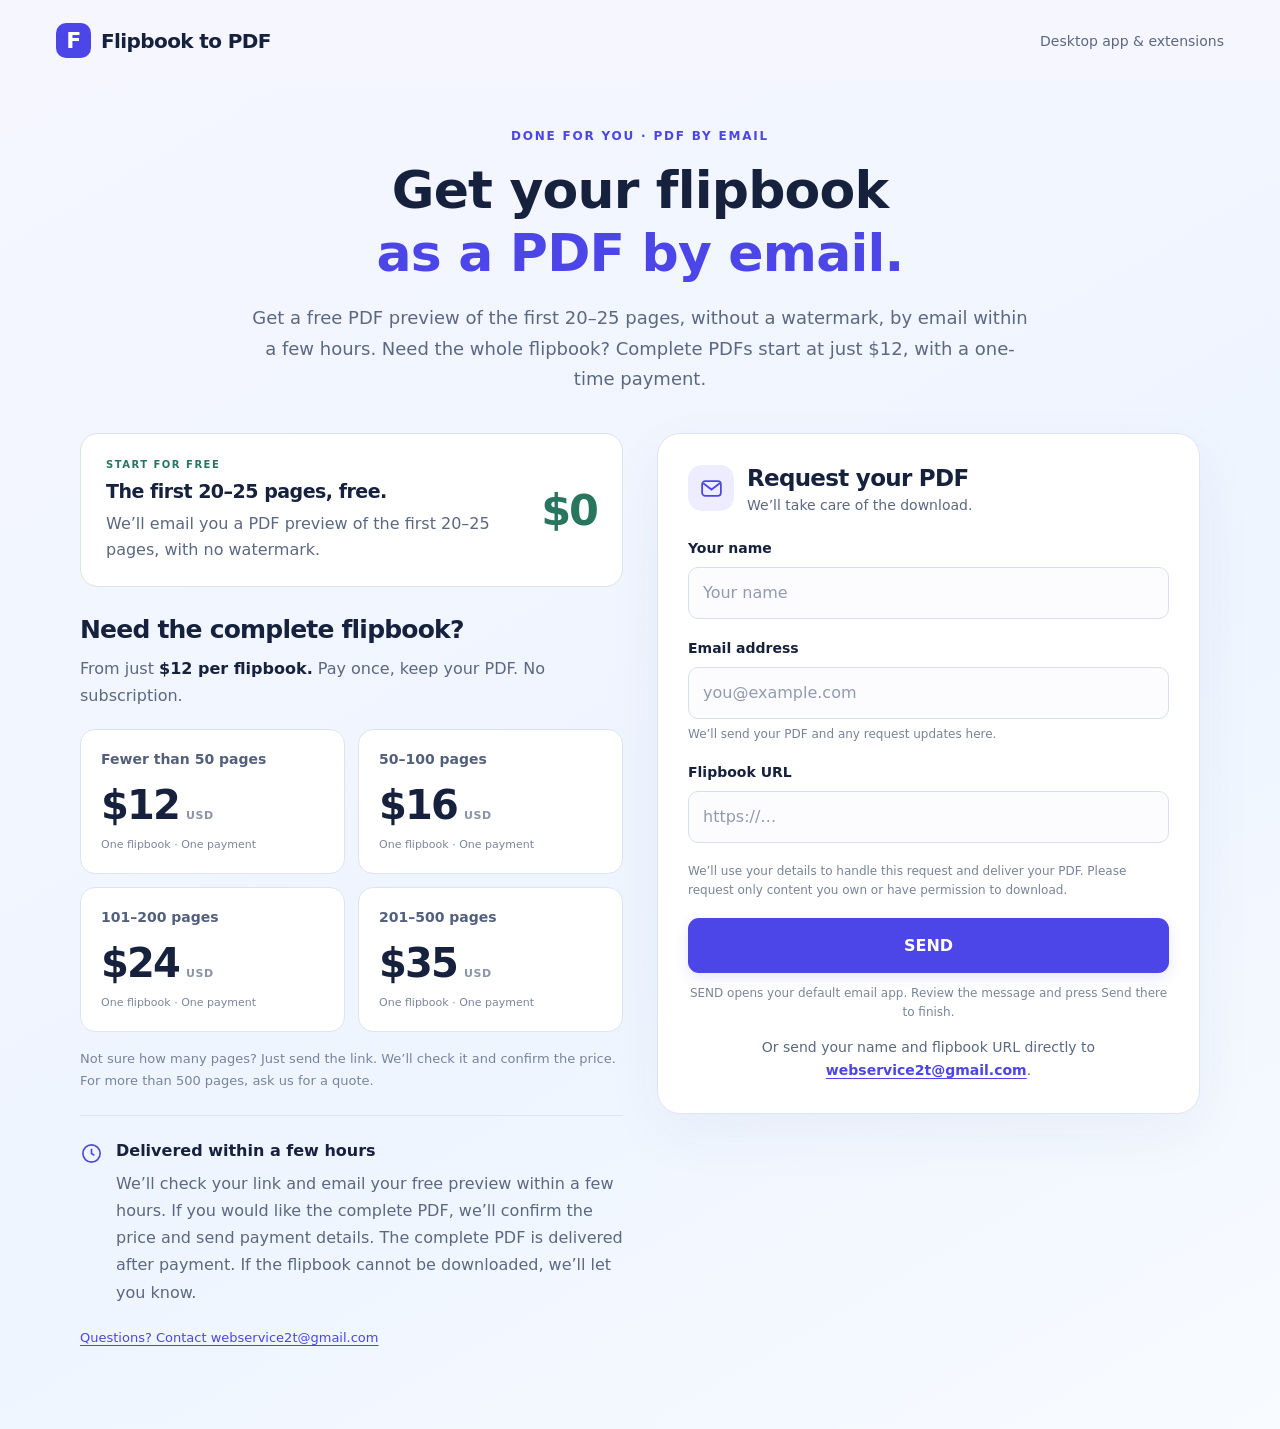
<file: request-pdf.html>
<!doctype html>
<html lang="en"><head><meta charset="utf-8"><meta name="viewport" content="width=device-width, initial-scale=1"><meta name="theme-color" content="#4c46e8">
<title>Get your flipbook as a PDF by email — Flipbook to PDF</title>
<meta name="description" content="Receive a free PDF preview of the first 20–25 flipbook pages, without a watermark, by email within a few hours. Complete PDFs from $12. One-time payment. No subscription.">
  <link rel="stylesheet" href="request-service.css?v=4" />
  <script src="request-device.js?v=4"></script>
  <script src="request-service.js?v=4" defer></script>
</head><body class="fbr-standalone">
<header class="fbr-standalone-header"><a class="fbr-standalone-brand" href="index.html"><span>F</span>Flipbook to PDF</a><a class="fbr-standalone-back" href="index.html#download">Desktop app &amp; extensions</a></header>
<main>  <section class="fbr-service" id="request-pdf" aria-labelledby="fbr-title">
    <div class="fbr-container">
      <div class="fbr-intro">
        <span class="fbr-eyebrow">DONE FOR YOU · PDF BY EMAIL</span>
        <p class="fbr-mobile-note">On Android, iPhone or iPad? No installation needed. We’ll download the flipbook for you.</p>
        <h1 id="fbr-title">Get your flipbook<br><span>as a PDF by email.</span></h1>
        <p class="fbr-lead">Get a free PDF preview of the first 20–25 pages, without a watermark, by email within a few hours. Need the whole flipbook? Complete PDFs start at just $12, with a one-time payment.</p>
      </div>
      <div class="fbr-layout">
        <div class="fbr-form-card">
          <div class="fbr-form-heading"><span class="fbr-mail-icon" aria-hidden="true"><svg viewBox="0 0 24 24"><rect x="3" y="5" width="18" height="14" rx="3"/><path d="m4 7 8 6 8-6"/></svg></span><div><h3>Request your PDF</h3><p>We’ll take care of the download.</p></div></div>
          <form id="fbr-form" class="fbr-form" action="mailto:webservice2t@gmail.com" method="get">
            <div class="fbr-field"><label for="fbr-name">Your name</label><input type="text" id="fbr-name" name="name" autocomplete="name" minlength="2" maxlength="100" placeholder="Your name" required></div>
            <div class="fbr-field"><label for="fbr-email">Email address</label><input type="email" id="fbr-email" name="email" autocomplete="email" inputmode="email" maxlength="254" placeholder="you@example.com" aria-describedby="fbr-email-note" required><small id="fbr-email-note">We’ll send your PDF and any request updates here.</small></div>
            <div class="fbr-field"><label for="fbr-url">Flipbook URL</label><input type="url" id="fbr-url" name="url" inputmode="url" autocomplete="url" maxlength="2048" placeholder="https://…" spellcheck="false" required></div>
            <p class="fbr-contact-note">We’ll use your details to handle this request and deliver your PDF. Please request only content you own or have permission to download.</p>
            <button type="submit" class="fbr-submit" id="fbr-submit">SEND</button>
            <p class="fbr-no-payment">SEND opens your default email app. Review the message and press Send there to finish.</p>
            <p class="fbr-direct-email">Or send your name and flipbook URL directly to <a href="mailto:webservice2t@gmail.com">webservice2t@gmail.com</a>.</p>
            <div class="fbr-feedback" id="fbr-feedback" role="status" aria-live="polite" tabindex="-1" hidden></div>
            <noscript><p>Email your name and flipbook link to <a href="mailto:webservice2t@gmail.com">webservice2t@gmail.com</a>.</p></noscript>
          </form>
        </div>
        <div class="fbr-details">
          <div class="fbr-free"><div><span class="fbr-eyebrow">START FOR FREE</span><h3>The first 20–25 pages, free.</h3><p>We’ll email you a PDF preview of the first 20–25 pages, with no watermark.</p></div><strong>$0</strong></div>
          <div class="fbr-pricing-header"><h3>Need the complete flipbook?</h3><p>From just <strong>$12 per flipbook.</strong> Pay once, keep your PDF. No subscription.</p></div>
          <div class="fbr-prices" aria-label="Complete PDF prices in US dollars">
            <div class="fbr-price"><span>Fewer than 50 pages</span><strong>$12<small>USD</small></strong><p>One flipbook · One payment</p></div>
            <div class="fbr-price"><span>50–100 pages</span><strong>$16<small>USD</small></strong><p>One flipbook · One payment</p></div>
            <div class="fbr-price"><span>101–200 pages</span><strong>$24<small>USD</small></strong><p>One flipbook · One payment</p></div>
            <div class="fbr-price"><span>201–500 pages</span><strong>$35<small>USD</small></strong><p>One flipbook · One payment</p></div>
          </div>
          <p class="fbr-pricing-note">Not sure how many pages? Just send the link. We’ll check it and confirm the price. For more than 500 pages, ask us for a quote.</p>
          <div class="fbr-delivery"><svg viewBox="0 0 24 24" aria-hidden="true"><circle cx="12" cy="12" r="9"/><path d="M12 7v5l3 2"/></svg><div><h4>Delivered within a few hours</h4><p>We’ll check your link and email your free preview within a few hours. If you would like the complete PDF, we’ll confirm the price and send payment details. The complete PDF is delivered after payment. If the flipbook cannot be downloaded, we’ll let you know.</p></div></div>
          <a class="fbr-support" href="mailto:webservice2t@gmail.com">Questions? Contact webservice2t@gmail.com</a>
        </div>
      </div>
    </div>
  </section>
</main>
</body></html>
</file>
<file: style.css>
/* ── RESET & BASE ─────────────────────────────────────────────────────── */
*, *::before, *::after { box-sizing: border-box; margin: 0; padding: 0; }

:root {
  --bg:         #080c14;
  --bg-2:       #0d1220;
  --bg-3:       #111827;
  --border:     rgba(255,255,255,.07);
  --border-2:   rgba(255,255,255,.12);
  --accent:     #3b82f6;
  --accent-2:   #60a5fa;
  --accent-glow:rgba(59,130,246,.35);
  --green:      #22c55e;
  --text:       #f1f5f9;
  --text-2:     #94a3b8;
  --text-3:     #64748b;
  --font-head:  'Arial', sans-serif;
  --font-body:  'DM Sans', sans-serif;
  --radius:     14px;
  --radius-sm:  8px;
  --shadow:     0 24px 64px rgba(0,0,0,.6);
}

html { scroll-behavior: smooth; }

body {
  background: var(--bg);
  color: var(--text);
  font-family: var(--font-body);
  font-size: 16px;
  line-height: 1.65;
  -webkit-font-smoothing: antialiased;
  overflow-x: hidden;
}

a { color: inherit; text-decoration: none; }

img { display: block; max-width: 100%; }

.container {
  max-width: 1180px;
  margin: 0 auto;
  padding: 0 24px;
}

.accent { color: var(--accent-2); }

/* ── HEADER ───────────────────────────────────────────────────────────── */
.header {
  position: sticky;
  top: 0;
  z-index: 100;
  background: rgba(8,12,20,.85);
  backdrop-filter: blur(20px);
  -webkit-backdrop-filter: blur(20px);
  border-bottom: 1px solid var(--border);
}

.header__inner {
  display: flex;
  align-items: center;
  justify-content: space-between;
  height: 64px;
}

.logo {
  display: flex;
  align-items: center;
  gap: 10px;
  font-family: var(--font-head);
  font-weight: 700;
  font-size: 1.05rem;
  letter-spacing: -.01em;
}

.logo__mark {
  display: grid;
  place-items: center;
  width: 32px;
  height: 32px;
  background: var(--accent);
  color: #fff;
  font-size: .9rem;
  font-weight: 800;
  border-radius: 8px;
}

.nav {
  display: flex;
  align-items: center;
  gap: 32px;
}

.nav a {
  color: var(--text-2);
  font-size: .9rem;
  font-weight: 400;
  transition: color .2s;
}

.nav a:hover { color: var(--text); }

.nav__cta {
  background: var(--accent);
  color: #fff !important;
  padding: 7px 18px;
  border-radius: 8px;
  font-weight: 500 !important;
  font-size: .88rem !important;
  transition: background .2s, opacity .2s !important;
}

.nav__cta:hover { opacity: .88; }

/* ── BUTTONS ──────────────────────────────────────────────────────────── */
.btn {
  display: inline-flex;
  align-items: center;
  gap: 8px;
  padding: 13px 26px;
  border-radius: var(--radius-sm);
  font-family: var(--font-body);
  font-size: .95rem;
  font-weight: 500;
  cursor: pointer;
  transition: transform .18s, opacity .18s, box-shadow .18s;
  white-space: nowrap;
}

.btn:hover { transform: translateY(-2px); }

.btn--primary {
  background: var(--accent);
  color: #fff;
  box-shadow: 0 8px 24px var(--accent-glow);
}

.btn--primary:hover {
  opacity: .9;
  box-shadow: 0 12px 32px var(--accent-glow);
}

.btn--ghost {
  background: rgba(255,255,255,.06);
  color: var(--text);
  border: 1px solid var(--border-2);
}

.btn--ghost:hover { background: rgba(255,255,255,.1); }

.btn--outline {
  background: transparent;
  color: var(--text);
  border: 1px solid var(--border-2);
  width: 100%;
  justify-content: center;
}

.btn--outline:hover { border-color: var(--accent); color: var(--accent-2); }

/* ── SECTION COMMON ───────────────────────────────────────────────────── */
.section-header {
  text-align: center;
  margin-bottom: 60px;
}

.section-tag {
  display: inline-block;
  font-size: .75rem;
  font-weight: 600;
  text-transform: uppercase;
  letter-spacing: .12em;
  color: var(--accent-2);
  background: rgba(59,130,246,.1);
  border: 1px solid rgba(59,130,246,.25);
  padding: 4px 14px;
  border-radius: 40px;
  margin-bottom: 18px;
}

.section-title {
  font-family: var(--font-head);
  font-size: clamp(1.9rem, 3.5vw, 2.7rem);
  font-weight: 800;
  line-height: 1.15;
  letter-spacing: -.03em;
  color: var(--text);
}

/* ── HERO ─────────────────────────────────────────────────────────────── */
.hero {
  position: relative;
  overflow: hidden;
  padding: 100px 0 80px;
}

.hero__bg {
  position: absolute;
  inset: 0;
  pointer-events: none;
}

.hero__glow {
  position: absolute;
  border-radius: 50%;
  filter: blur(120px);
  opacity: .18;
}

.hero__glow--1 {
  width: 700px;
  height: 700px;
  background: var(--accent);
  top: -200px;
  left: -100px;
}

.hero__glow--2 {
  width: 500px;
  height: 500px;
  background: #8b5cf6;
  bottom: -100px;
  right: 0;
}

.hero__grid {
  position: absolute;
  inset: 0;
  background-image:
    linear-gradient(rgba(255,255,255,.03) 1px, transparent 1px),
    linear-gradient(90deg, rgba(255,255,255,.03) 1px, transparent 1px);
  background-size: 48px 48px;
  mask-image: radial-gradient(ellipse 80% 60% at 50% 0%, black, transparent);
}

.hero__inner {
  position: relative;
  display: grid;
  grid-template-columns: 1fr 1fr;
  gap: 60px;
  align-items: center;
}

.hero__badge {
  display: inline-flex;
  align-items: center;
  gap: 8px;
  font-size: .82rem;
  color: var(--text-2);
  background: rgba(255,255,255,.05);
  border: 1px solid var(--border-2);
  padding: 5px 14px 5px 10px;
  border-radius: 40px;
  margin-bottom: 24px;
}

.badge__dot {
  width: 7px;
  height: 7px;
  border-radius: 50%;
  background: var(--green);
  box-shadow: 0 0 8px var(--green);
  animation: pulse 2s infinite;
}

@keyframes pulse {
  0%, 100% { opacity: 1; }
  50% { opacity: .4; }
}

.hero__title {
  font-family: var(--font-head);
  font-size: clamp(2.6rem, 5vw, 4.2rem);
  font-weight: 800;
  line-height: 1.1;
  letter-spacing: -.04em;
  margin-bottom: 22px;
}

.hero__title em {
  font-style: normal;
  color: var(--accent-2);
  position: relative;
}

.hero__sub {
  font-size: 1.05rem;
  color: var(--text-2);
  line-height: 1.7;
  margin-bottom: 36px;
  max-width: 500px;
}

.hero__actions {
  display: flex;
  gap: 14px;
  flex-wrap: wrap;
  margin-bottom: 18px;
}

.hero__note {
  font-size: .8rem;
  color: var(--text-3);
}

/* screenshots */
.hero__visual {
  position: relative;
  height: 420px;
}

.screenshot-frame {
  border-radius: var(--radius);
  overflow: hidden;
  border: 1px solid var(--border-2);
  background: var(--bg-3);
  box-shadow: var(--shadow);
}

.screenshot-frame__bar {
  display: flex;
  gap: 6px;
  padding: 10px 14px 8px;
  background: #1a2233;
  border-bottom: 1px solid var(--border);
}

.screenshot-frame__bar span {
  width: 10px;
  height: 10px;
  border-radius: 50%;
  background: rgba(255,255,255,.15);
}

.screenshot-frame__bar span:nth-child(1) { background: #ff5f57; }
.screenshot-frame__bar span:nth-child(2) { background: #febc2e; }
.screenshot-frame__bar span:nth-child(3) { background: #28c840; }

.screenshot-frame img { width: 100%; }

.screenshot-frame--main {
  position: absolute;
  right: 0;
  top: 0;
  width: 88%;
  z-index: 2;
  animation: floatA 6s ease-in-out infinite;
}

.screenshot-frame--secondary {
  position: absolute;
  left: 0;
  bottom: -20px;
  width: 58%;
  z-index: 3;
  animation: floatB 6s ease-in-out infinite;
  box-shadow: 0 32px 80px rgba(0,0,0,.8);
}

@keyframes floatA {
  0%, 100% { transform: translateY(0); }
  50% { transform: translateY(-8px); }
}

@keyframes floatB {
  0%, 100% { transform: translateY(0); }
  50% { transform: translateY(8px); }
}

/* ── STRIP ────────────────────────────────────────────────────────────── */
.strip {
  border-top: 1px solid var(--border);
  border-bottom: 1px solid var(--border);
  padding: 22px 0;
  background: rgba(255,255,255,.02);
}

.strip .container {
  display: flex;
  align-items: center;
  gap: 24px;
  flex-wrap: wrap;
}

.strip__label {
  font-size: .75rem;
  font-weight: 600;
  text-transform: uppercase;
  letter-spacing: .1em;
  color: var(--text-3);
  white-space: nowrap;
}

.strip__logos {
  display: flex;
  align-items: center;
  gap: 12px;
  flex-wrap: wrap;
  font-size: .88rem;
  color: var(--text-2);
  font-weight: 500;
}

.strip__logos .sep { color: var(--text-3); }

/* ── FEATURES ─────────────────────────────────────────────────────────── */
.features {
  padding: 100px 0;
  background: var(--bg-2);
}

.features__grid {
  display: grid;
  grid-template-columns: repeat(3, 1fr);
  gap: 20px;
}

.feature-card {
  background: var(--bg-3);
  border: 1px solid var(--border);
  border-radius: var(--radius);
  padding: 28px;
  transition: border-color .25s, transform .25s;
  position: relative;
  overflow: hidden;
}

.feature-card::before {
  content: '';
  position: absolute;
  top: 0;
  left: 0;
  right: 0;
  height: 1px;
  background: linear-gradient(90deg, transparent, var(--accent), transparent);
  opacity: 0;
  transition: opacity .3s;
}

.feature-card:hover {
  border-color: var(--border-2);
  transform: translateY(-4px);
}

.feature-card:hover::before { opacity: 1; }

.feature-card--wide {
  grid-column: span 2;
}

.feature-card__icon {
  width: 42px;
  height: 42px;
  border-radius: 10px;
  background: rgba(59,130,246,.12);
  border: 1px solid rgba(59,130,246,.2);
  display: grid;
  place-items: center;
  margin-bottom: 16px;
}

.feature-card__icon svg {
  width: 20px;
  height: 20px;
  stroke: var(--accent-2);
}

.feature-card h3 {
  font-family: var(--font-head);
  font-size: 1rem;
  font-weight: 700;
  margin-bottom: 8px;
  letter-spacing: -.01em;
}

.feature-card p {
  font-size: .88rem;
  color: var(--text-2);
  line-height: 1.65;
}

/* ── HOW IT WORKS ─────────────────────────────────────────────────────── */
.howto {
  padding: 100px 0;
}

.howto__layout {
  display: grid;
  grid-template-columns: 1fr 1fr;
  gap: 80px;
  align-items: start;
}

.step {
  display: flex;
  gap: 20px;
}

.step__num {
  flex-shrink: 0;
  font-family: var(--font-head);
  font-size: 1.8rem;
  font-weight: 800;
  color: var(--accent);
  opacity: .4;
  line-height: 1;
  min-width: 48px;
  letter-spacing: -.04em;
}

.step__body h3 {
  font-family: var(--font-head);
  font-weight: 700;
  font-size: 1.05rem;
  margin-bottom: 8px;
  letter-spacing: -.01em;
}

.step__body p {
  font-size: .9rem;
  color: var(--text-2);
  line-height: 1.7;
}

.step__connector {
  width: 1px;
  height: 32px;
  background: var(--border-2);
  margin-left: 23px;
}

.screenshot-frame--guide {
  position: sticky;
  top: 90px;
}

/* ── SUPPORTED ────────────────────────────────────────────────────────── */
.supported {
  padding: 100px 0;
  background: var(--bg-2);
}

.supported__grid {
  display: grid;
  grid-template-columns: repeat(4, 1fr);
  gap: 18px;
}

.platform-card {
  background: var(--bg-3);
  border: 1px solid var(--border);
  border-radius: var(--radius);
  padding: 24px;
  transition: border-color .2s, transform .2s;
  position: relative;
  overflow: hidden;
}

.platform-card:hover {
  border-color: var(--border-2);
  transform: translateY(-3px);
}

.platform-card__color {
  width: 32px;
  height: 4px;
  background: var(--c);
  border-radius: 4px;
  margin-bottom: 16px;
  box-shadow: 0 0 12px var(--c);
}

.platform-card h4 {
  font-family: var(--font-head);
  font-size: .95rem;
  font-weight: 700;
  margin-bottom: 8px;
}

.platform-card p {
  font-size: .8rem;
  color: var(--text-2);
  line-height: 1.6;
  margin-bottom: 14px;
}

.platform-card p code {
  font-size: .75rem;
  background: rgba(255,255,255,.07);
  padding: 1px 5px;
  border-radius: 4px;
  color: var(--accent-2);
  font-family: 'Courier New', monospace;
}

.platform-tag {
  font-size: .72rem;
  font-weight: 600;
  padding: 3px 10px;
  border-radius: 40px;
}

.platform-tag--ok {
  background: rgba(34,197,94,.1);
  color: var(--green);
  border: 1px solid rgba(34,197,94,.25);
}

.platform-tag--generic {
  background: rgba(251,191,36,.08);
  color: #fbbf24;
  border: 1px solid rgba(251,191,36,.2);
}

/* ── PLANS ────────────────────────────────────────────────────────────── */
.plans {
  padding: 100px 0;
}

.plans__grid {
  display: grid;
  grid-template-columns: 1fr 1fr;
  gap: 24px;
  max-width: 740px;
  margin: 0 auto;
}

.plan-card {
  background: var(--bg-3);
  border: 1px solid var(--border);
  border-radius: var(--radius);
  padding: 36px;
  position: relative;
}

.plan-card--pro {
  border-color: var(--accent);
  box-shadow: 0 0 40px rgba(59,130,246,.12);
}

.plan-card__badge {
  position: absolute;
  top: -13px;
  left: 50%;
  transform: translateX(-50%);
  font-size: .7rem;
  font-weight: 700;
  letter-spacing: .1em;
  background: var(--accent);
  color: #fff;
  padding: 3px 14px;
  border-radius: 40px;
}

.plan-card__header {
  margin-bottom: 24px;
  padding-bottom: 24px;
  border-bottom: 1px solid var(--border);
}

.plan-card__header h3 {
  font-family: var(--font-head);
  font-size: 1.3rem;
  font-weight: 800;
  margin-bottom: 6px;
}

.plan-price {
  font-size: 1.5rem;
  font-weight: 700;
  font-family: var(--font-head);
  color: var(--text);
}

.plan-price span {
  font-size: .85rem;
  font-weight: 400;
  color: var(--text-3);
  font-family: var(--font-body);
}

.plan-features {
  list-style: none;
  display: flex;
  flex-direction: column;
  gap: 11px;
  margin-bottom: 28px;
  font-size: .88rem;
}

.plan-features li {
  display: flex;
  gap: 10px;
  color: var(--text-2);
}

.plan-features .ok { color: var(--green); flex-shrink: 0; }
.plan-features .dim { color: var(--text-3); flex-shrink: 0; }

/* ── DOWNLOAD ─────────────────────────────────────────────────────────── */
.download {
  position: relative;
  padding: 110px 0;
  overflow: hidden;
  background: var(--bg-2);
}

.download__bg {
  position: absolute;
  inset: 0;
  pointer-events: none;
}

.download__glow {
  position: absolute;
  width: 800px;
  height: 400px;
  background: var(--accent);
  filter: blur(160px);
  opacity: .1;
  top: 50%;
  left: 50%;
  transform: translate(-50%, -50%);
  border-radius: 50%;
}

.download__inner {
  position: relative;
  text-align: center;
}

.download__title {
  font-family: var(--font-head);
  font-size: clamp(2rem, 4vw, 3.2rem);
  font-weight: 800;
  letter-spacing: -.04em;
  margin-bottom: 14px;
  line-height: 1.15;
}

.download__title em {
  font-style: normal;
  color: var(--accent-2);
}

.download__sub {
  font-size: 1rem;
  color: var(--text-2);
  margin-bottom: 48px;
}

.download__buttons {
  display: flex;
  justify-content: center;
  gap: 20px;
  flex-wrap: wrap;
  margin-bottom: 22px;
}

.download-btn {
  display: flex;
  align-items: center;
  gap: 18px;
  background: var(--bg-3);
  border: 1px solid var(--border-2);
  border-radius: var(--radius);
  padding: 20px 28px;
  min-width: 240px;
  transition: border-color .2s, transform .2s, box-shadow .2s;
}

.download-btn:hover {
  border-color: var(--accent);
  transform: translateY(-3px);
  box-shadow: 0 12px 40px rgba(59,130,246,.18);
}

.download-btn__icon {
  width: 40px;
  height: 40px;
  display: grid;
  place-items: center;
  color: var(--text-2);
  flex-shrink: 0;
}

.download-btn__icon svg {
  width: 28px;
  height: 28px;
}

.download-btn__text {
  display: flex;
  flex-direction: column;
  text-align: left;
}

.download-btn__sub {
  font-size: .72rem;
  color: var(--text-3);
  text-transform: uppercase;
  letter-spacing: .08em;
}

.download-btn__os {
  font-family: var(--font-head);
  font-size: 1.2rem;
  font-weight: 700;
  color: var(--text);
  line-height: 1.2;
}

.download-btn__ext {
  font-size: .75rem;
  color: var(--text-3);
  margin-top: 2px;
}

.download__version {
  font-size: .8rem;
  color: var(--text-3);
}

/* ── FOOTER ───────────────────────────────────────────────────────────── */
.footer {
  border-top: 1px solid var(--border);
  padding: 28px 0;
}

.footer__inner {
  display: flex;
  align-items: center;
  justify-content: space-between;
}

.footer__copy {
  font-size: .82rem;
  color: var(--text-3);
}

.footer__copy a {
  color: var(--text-2);
  transition: color .2s;
}

.footer__copy a:hover { color: var(--text); }

/* ── RESPONSIVE ───────────────────────────────────────────────────────── */
@media (max-width: 1024px) {
  .supported__grid { grid-template-columns: repeat(2, 1fr); }
  .features__grid  { grid-template-columns: repeat(2, 1fr); }
  .feature-card--wide { grid-column: span 2; }
}

@media (max-width: 860px) {
  .hero__inner      { grid-template-columns: 1fr; }
  .hero__visual     { display: none; }
  .howto__layout    { grid-template-columns: 1fr; }
  .screenshot-frame--guide { position: static; }
  .plans__grid      { grid-template-columns: 1fr; max-width: 400px; }
  .nav a:not(.nav__cta) { display: none; }
}

@media (max-width: 600px) {
  .features__grid    { grid-template-columns: 1fr; }
  .feature-card--wide { grid-column: span 1; }
  .supported__grid   { grid-template-columns: 1fr 1fr; }
  .hero__actions     { flex-direction: column; }
  .download__buttons { flex-direction: column; align-items: center; }
  .footer__inner     { flex-direction: column; gap: 12px; text-align: center; }
  .strip .container  { flex-direction: column; align-items: flex-start; }
}
</file>
<file: request-service.css>
.fbr-service{--fbr-ink:#16213d;--fbr-muted:#5b6881;--fbr-blue:#4c46e8;--fbr-line:#dde3f2;box-sizing:border-box;background:linear-gradient(150deg,#f5f6ff 0%,#eef5ff 60%,#f8fbff 100%);color:var(--fbr-ink);font-family:"DM Sans",system-ui,-apple-system,"Segoe UI",sans-serif;padding:80px 24px;scroll-margin-top:24px;isolation:isolate}.fbr-service *{box-sizing:border-box}.fbr-service [hidden]{display:none!important}.fbr-container{max-width:1120px;margin:0 auto}.fbr-intro{max-width:780px;margin:0 auto 38px;text-align:center}.fbr-eyebrow{display:block;color:var(--fbr-blue);font-size:12px;font-weight:800;letter-spacing:1.8px;line-height:1.6;margin-bottom:13px}.fbr-intro :is(h1,h2){font-family:Syne,"DM Sans",system-ui,sans-serif;font-size:clamp(32px,4.3vw,52px);font-weight:800;line-height:1.12;letter-spacing:-1.8px;margin:0 0 19px;color:var(--fbr-ink)}.fbr-intro :is(h1,h2) span{color:var(--fbr-blue)}.fbr-lead{font-size:18px;line-height:1.7;color:var(--fbr-muted);margin:0}.fbr-mobile-note{display:none;font-size:15px;color:#4251a7;background:#e6eaff;border:1px solid #d6dcff;border-radius:12px;padding:12px 16px;margin:0 0 20px;line-height:1.6}.fbr-mobile-device .fbr-mobile-note{display:block}.fbr-layout{display:grid;grid-template-columns:1fr 1fr;gap:34px;align-items:start}.fbr-form-card{grid-column:2;grid-row:1;background:#fff;border:1px solid #e0e4f2;border-radius:23px;box-shadow:0 20px 60px #263a7d0d;padding:30px}.fbr-form-heading{display:flex;gap:13px;align-items:center;margin-bottom:25px}.fbr-mail-icon{width:46px;height:46px;border-radius:14px;background:#eeedff;display:grid;place-items:center;flex-shrink:0}.fbr-mail-icon svg{width:25px;stroke:var(--fbr-blue);stroke-width:1.7;fill:none}.fbr-form-heading h3{font-size:23px;line-height:1.3;letter-spacing:-.7px;margin:0 0 3px;font-weight:750}.fbr-form-heading p{font-size:14px;color:var(--fbr-muted);margin:0}.fbr-field{margin-bottom:19px}.fbr-field>label,.fbr-choice legend{display:block;font-size:14px;font-weight:700;color:var(--fbr-ink);margin:0 0 8px;line-height:1.5}.fbr-field>label span{font-weight:400;color:#7b87a0}.fbr-field input{display:block;font-family:inherit;font-size:16px;line-height:1.5;color:var(--fbr-ink);background:#fcfcff;border:1px solid #d8dfef;border-radius:10px;padding:13px 14px;width:100%;min-height:51px;box-shadow:none}.fbr-field input::placeholder{color:#909bb1}.fbr-field input:focus{outline:3px solid #dbddff;border-color:#7a74f4}.fbr-field small{display:block;font-size:12px;color:#77839a;margin-top:6px;line-height:1.5}.fbr-choice{padding:0;border:0;min-width:0;margin:0 0 18px}.fbr-choice legend{padding:0}.fbr-choice-label{display:flex;align-items:center;gap:12px;border:1px solid #dce2f0;border-radius:11px;padding:13px 14px;margin-bottom:9px;background:#fff;cursor:pointer;min-height:67px}.fbr-choice-label:has(input:checked){border-color:#7772ed;background:#f6f5ff;box-shadow:0 0 0 1px #7772ed inset}.fbr-choice-label input{appearance:auto;width:19px;height:19px;accent-color:var(--fbr-blue);margin:0;flex-shrink:0}.fbr-choice-label>span{display:block;flex:1}.fbr-choice-label strong{display:block;font-size:14px;font-weight:700;line-height:1.5}.fbr-choice-label small{display:block;font-size:12px;font-weight:400;line-height:1.5;color:var(--fbr-muted);margin-top:2px}.fbr-choice-label>b{font-size:10px;letter-spacing:.5px;background:#dfeee9;color:#247453;border-radius:6px;padding:5px 7px}.fbr-service .fbr-contact-note{font-size:12px;line-height:1.65;color:#78849a;margin:0 0 17px}.fbr-submit{display:flex;justify-content:center;align-items:center;width:100%;min-height:55px;background:var(--fbr-blue);border:1px solid transparent;border-radius:11px;color:#fff;font-family:inherit;font-size:16px;font-weight:700;line-height:1.4;cursor:pointer;padding:14px;box-shadow:0 5px 14px #4c46e821}.fbr-submit:hover{background:#3932c7}.fbr-submit:disabled{opacity:.6;cursor:default}.fbr-service button:focus-visible,.fbr-service a:focus-visible{outline:3px solid #9d9aff;outline-offset:4px}.fbr-no-payment{font-size:12px;color:#7a859b;text-align:center;line-height:1.6;margin:11px 0 0}.fbr-feedback{margin-top:18px;padding:16px;background:#edf8f1;border:1px solid #bbdfc7;color:#226143;border-radius:11px;font-size:16px;line-height:1.7}.fbr-feedback--error{background:#fff2f2;border-color:#efc5cb;color:#9e2f45}.fbr-honeypot{position:absolute!important;left:-10000px!important;top:auto;width:1px;height:1px;overflow:hidden}.fbr-price-hint{font-size:14px!important;line-height:1.6;color:var(--fbr-blue);margin:8px 0 0}.fbr-details{grid-column:1;grid-row:1}.fbr-free{display:flex;gap:18px;align-items:center;justify-content:space-between;background:#fff;border:1px solid #d9e5e1;border-radius:18px;padding:23px 25px;margin-bottom:27px}.fbr-free .fbr-eyebrow{color:#28765d;font-size:10px;letter-spacing:1.5px;margin:0 0 6px}.fbr-free h3{font-size:19px;line-height:1.35;margin:0 0 7px;letter-spacing:-.5px}.fbr-free p{font-size:16px;line-height:1.6;margin:0;color:var(--fbr-muted)}.fbr-free>strong{font-size:43px;letter-spacing:-2px;color:#28765d;font-weight:750}.fbr-pricing-header h3{font-size:25px;line-height:1.3;font-weight:750;letter-spacing:-.8px;margin:0 0 9px}.fbr-pricing-header p{font-size:16px;line-height:1.7;color:var(--fbr-muted);margin:0 0 20px}.fbr-pricing-header p strong{font-weight:750;color:var(--fbr-ink)}.fbr-prices{display:grid;grid-template-columns:1fr 1fr;gap:13px}.fbr-price{background:#fff;border:1px solid var(--fbr-line);border-radius:15px;padding:19px 20px}.fbr-price>span{font-size:14px;font-weight:650;color:#53607d;display:block;line-height:1.5}.fbr-price>strong{font-size:40px;letter-spacing:-1.8px;color:var(--fbr-ink);display:block;font-weight:750;line-height:1.2;margin:11px 0 7px}.fbr-price strong small{font-size:11px;letter-spacing:.5px;font-weight:650;color:#8a94a9;margin-left:7px}.fbr-price p{font-size:11px;line-height:1.6;color:#7b869c;margin:0}.fbr-pricing-note{font-size:13px;line-height:1.7;color:#77849d;margin:16px 0 23px}.fbr-delivery{display:flex;gap:13px;border-top:1px solid #dce3f1;padding-top:23px}.fbr-delivery>svg{width:23px;min-width:23px;height:23px;stroke:var(--fbr-blue);stroke-width:1.7;fill:none;margin-top:3px}.fbr-delivery h4{font-size:16px;line-height:1.5;margin:0 0 7px;font-weight:750}.fbr-delivery p{font-size:16px;line-height:1.7;color:var(--fbr-muted);margin:0}.fbr-support{display:inline-block;font-size:13px;line-height:1.7;color:var(--fbr-blue);margin-top:21px;text-underline-offset:3px;overflow-wrap:anywhere}.fbr-nav-link{white-space:nowrap}.fbr-standalone{background:#f5f6ff;margin:0}.fbr-standalone .fbr-service{padding-top:46px;min-height:calc(100vh - 83px)}.fbr-standalone-header{font-family:"DM Sans",system-ui,sans-serif;display:flex;align-items:center;justify-content:space-between;gap:20px;max-width:1168px;padding:23px 24px;margin:auto}.fbr-standalone-brand{display:flex;align-items:center;gap:10px;font-size:20px;font-weight:800;text-decoration:none;color:#16213d;letter-spacing:-.6px}.fbr-standalone-brand span{display:grid;place-items:center;width:35px;height:35px;background:#4c46e8;color:white;border-radius:10px;font-size:22px}.fbr-standalone-back{font-size:14px;color:#5b6881;text-decoration:none;white-space:nowrap}.fbr-standalone-back:hover{text-decoration:underline}@media(max-width:820px){.fbr-service{padding:55px 22px}.fbr-layout{gap:22px}.fbr-form-card{padding:23px}.fbr-price{padding:16px}.fbr-free{padding:20px}.fbr-intro :is(h1,h2){font-size:40px}.fbr-lead{font-size:16px}}@media(max-width:680px){.fbr-service{padding:35px 17px 40px}.fbr-intro{margin-bottom:25px;text-align:left}.fbr-eyebrow{font-size:10px;letter-spacing:1.3px;margin-bottom:12px}.fbr-intro :is(h1,h2){font-size:34px;letter-spacing:-1.25px;margin-bottom:16px}.fbr-lead{font-size:16px;line-height:1.65}.fbr-mobile-note{font-size:14px;padding:11px 13px;margin-bottom:17px}.fbr-layout{grid-template-columns:1fr;gap:29px}.fbr-form-card{grid-column:1;grid-row:1;padding:23px 19px;border-radius:18px}.fbr-details{grid-column:1;grid-row:2}.fbr-form-heading{gap:11px;margin-bottom:22px}.fbr-form-heading h3{font-size:22px}.fbr-form-heading p{font-size:13px}.fbr-field{margin-bottom:17px}.fbr-field input{font-size:16px}.fbr-choice-label{padding:12px 11px;gap:10px}.fbr-choice-label strong{font-size:14px}.fbr-free{padding:20px;margin-bottom:23px}.fbr-free h3{font-size:18px}.fbr-free>strong{font-size:38px}.fbr-pricing-header h3{font-size:23px}.fbr-prices{gap:11px}.fbr-price{padding:16px}.fbr-price>span{font-size:13px}.fbr-price>strong{font-size:37px}.fbr-price p{font-size:10px}.fbr-standalone-header{padding:18px 17px;gap:15px}.fbr-standalone-brand{font-size:17px;gap:8px}.fbr-standalone-back{font-size:12px}.fbr-standalone .fbr-service{padding-top:24px}.fbr-mobile-device .header .nav{display:flex;flex-wrap:wrap;gap:10px 16px;justify-content:center}.fbr-mobile-device .header .nav>a.fbr-nav-link{color:#655ff0}.fbr-mobile-device .header .nav>a.nav__cta{display:none}}@media(prefers-reduced-motion:reduce){.fbr-service *{scroll-behavior:auto!important;transition:none!important}}

/* Keep the service heading readable even when the host theme uses clipped text. */
.fbr-service .fbr-intro :is(h1,h2){font-family:"DM Sans",system-ui,-apple-system,"Segoe UI",sans-serif!important;color:#16213d!important;-webkit-text-fill-color:#16213d!important;font-weight:800!important;line-height:1.2!important;letter-spacing:-.8px;opacity:1!important;background:none!important}
.fbr-service .fbr-intro :is(h1,h2) span{color:#4c46e8!important;-webkit-text-fill-color:#4c46e8!important}
.fbr-service .fbr-direct-email{font-size:14px;line-height:1.7;color:#5b6881;text-align:center;margin:13px 0 0;overflow-wrap:anywhere}
.fbr-service .fbr-direct-email a{color:#4c46e8;font-weight:700;text-underline-offset:3px}
</file>
